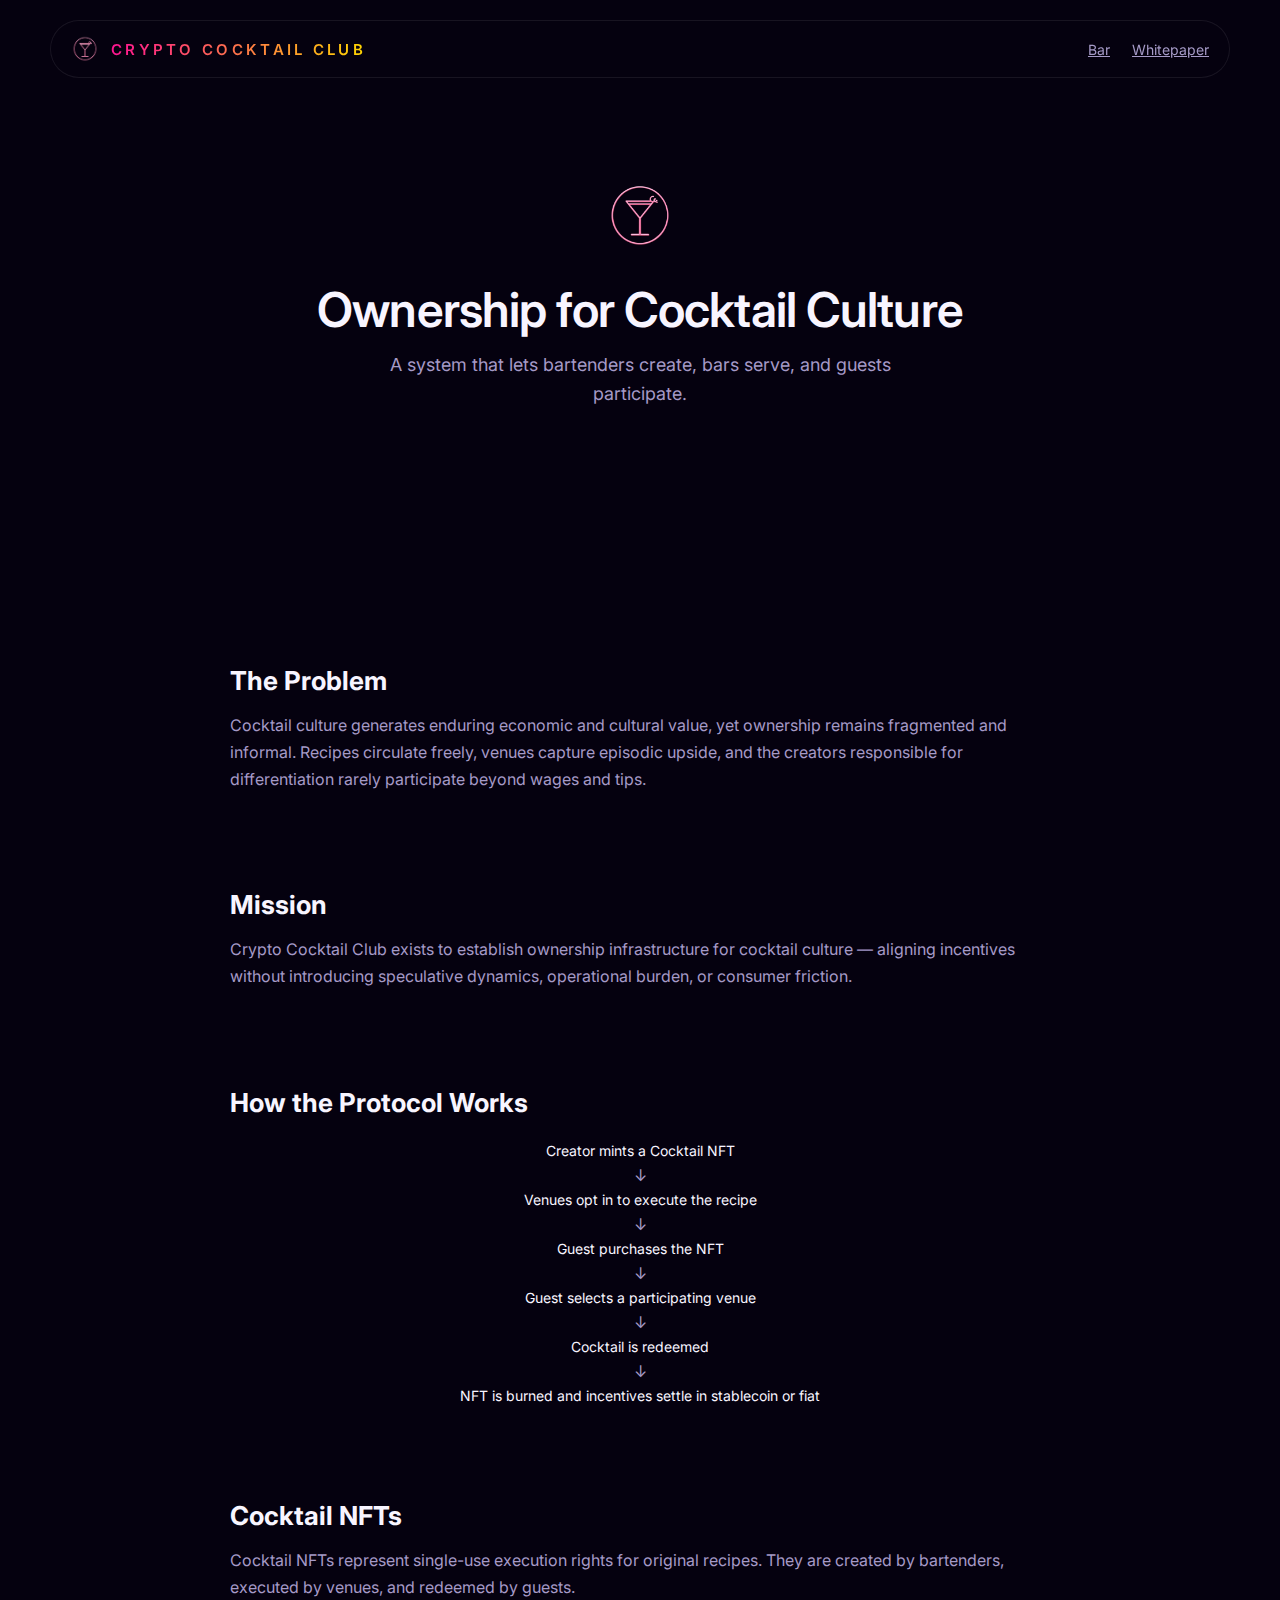
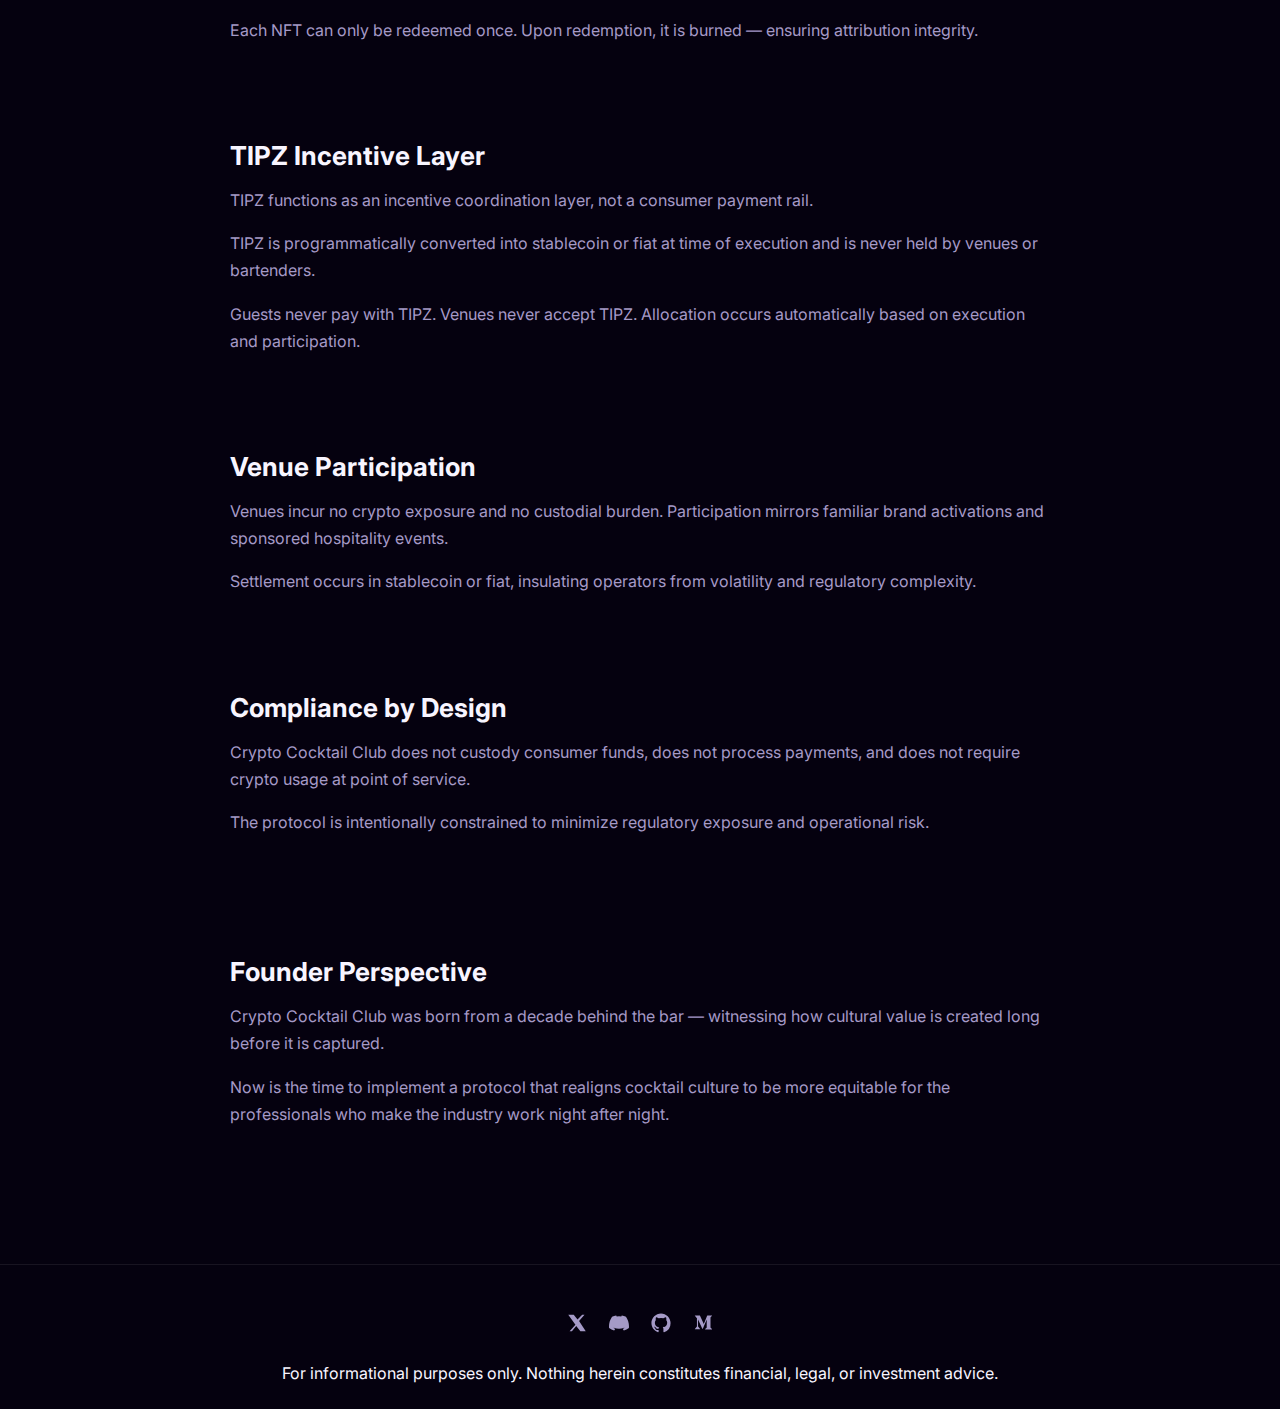
<file: index.html>
<!DOCTYPE html>
<html lang="en">
<head>
  <meta charset="UTF-8" />
  <meta name="viewport" content="width=device-width, initial-scale=1.0" />

  <title>Crypto Cocktail Club — Litepaper</title>
  <meta name="description" content="Crypto Cocktail Club Litepaper. Ownership infrastructure for cocktail culture." />

  <!-- SEO / Social -->
  <meta property="og:title" content="Crypto Cocktail Club — Litepaper" />
  <meta property="og:description" content="Ownership infrastructure for cocktail culture." />
  <meta property="og:type" content="website" />
  <meta property="og:image" content="/assets/icons/ccc-og.png" />

  <!-- Favicons -->
  <link rel="icon" href="/assets/icons/favicon-32.png" sizes="32x32" />
  <link rel="icon" href="/assets/icons/favicon-16.png" sizes="16x16" />
  <link rel="apple-touch-icon" href="/assets/icons/apple-touch-icon.png" />

  <!-- Fonts -->
  <link rel="preconnect" href="https://fonts.googleapis.com" />
  <link rel="preconnect" href="https://fonts.gstatic.com" crossorigin />
  <link
    href="https://fonts.googleapis.com/css2?family=Inter:wght@300;400;500;600&display=swap"
    rel="stylesheet"
  />

  <!-- Canonical CCC Styles -->
  <link rel="stylesheet" href="/styles.css" />
</head>

<body data-doc="litepaper">

<!-- FLOATING HEADER -->
<header class="top-nav" id="topNav">
  <div class="brand">
    <img
      src="/assets/icons/ccc-logo.png"
      class="ccc-logo"
      alt="Crypto Cocktail Club"
    />
    <span class="brand-title">Crypto Cocktail Club</span>
  </div>

  <nav class="nav-right">
    <a
      href="https://cryptococktail.club"
      class="nav-link"
      target="_blank"
      rel="noopener noreferrer"
    >
      Bar
    </a>

    <a href="/whitepaper" class="nav-link">
      Whitepaper
    </a>
  </nav>
</header>

<!-- HERO -->
<section class="hero">
  <div class="hero-inner">
    <img
      src="/assets/icons/ccc-logo.png"
      alt="Crypto Cocktail Club"
      class="hero-logo"
    />

    <h1 class="hero-title">Ownership for Cocktail Culture</h1>

    <p class="hero-subtitle">
      A system that lets bartenders create, bars serve, and guests participate.
    </p>
  </div>
</section>

<!-- MAIN CONTENT -->
<main class="content">

  <!-- PROBLEM -->
  <section class="section">
    <h2 class="section-title">The Problem</h2>
    <p>
      Cocktail culture generates enduring economic and cultural value,
      yet ownership remains fragmented and informal.
      Recipes circulate freely, venues capture episodic upside,
      and the creators responsible for differentiation
      rarely participate beyond wages and tips.
    </p>
  </section>

  <!-- MISSION -->
  <section class="section">
    <h2 class="section-title">Mission</h2>
    <p>
      Crypto Cocktail Club exists to establish ownership infrastructure
      for cocktail culture — aligning incentives without introducing
      speculative dynamics, operational burden, or consumer friction.
    </p>
  </section>

  <!-- PROTOCOL FLOW -->
<section class="section">
  <h2 class="section-title">How the Protocol Works</h2>

  <div class="protocol-flow">
    <div class="flow-step">Creator mints a Cocktail NFT</div>
    <div class="flow-arrow">↓</div>

    <div class="flow-step">Venues opt in to execute the recipe</div>
    <div class="flow-arrow">↓</div>

    <div class="flow-step">Guest purchases the NFT</div>
    <div class="flow-arrow">↓</div>

    <div class="flow-step">Guest selects a participating venue</div>
    <div class="flow-arrow">↓</div>

    <div class="flow-step">Cocktail is redeemed</div>
    <div class="flow-arrow">↓</div>

    <div class="flow-step">
      NFT is burned and incentives settle in stablecoin or fiat
    </div>
  </div>
</section>

  <!-- COCKTAIL NFTs -->
  <section class="section">
    <h2 class="section-title">Cocktail NFTs</h2>
    <p>
      Cocktail NFTs represent single-use execution rights for original recipes.
      They are created by bartenders, executed by venues,
      and redeemed by guests.
    </p>
    <p>
      Each NFT can only be redeemed once.
      Upon redemption, it is burned — ensuring attribution integrity.
    </p>
  </section>

  <!-- TIPZ -->
 <section class="section">
  <h2 class="section-title">TIPZ Incentive Layer</h2>

  <p>
    TIPZ functions as an incentive coordination layer,
    not a consumer payment rail.
  </p>

  <p>
    TIPZ is programmatically converted into stablecoin or fiat
    at time of execution and is never held by venues or bartenders.
  </p>

  <p>
    Guests never pay with TIPZ.
    Venues never accept TIPZ.
    Allocation occurs automatically based on execution and participation.
  </p>
</section>

  <!-- VENUE MODEL -->
  <section class="section">
    <h2 class="section-title">Venue Participation</h2>
    <p>
      Venues incur no crypto exposure and no custodial burden.
      Participation mirrors familiar brand activations
      and sponsored hospitality events.
    </p>
    <p>
      Settlement occurs in stablecoin or fiat,
      insulating operators from volatility and regulatory complexity.
    </p>
  </section>

  <!-- COMPLIANCE -->
  <section class="section">
    <h2 class="section-title">Compliance by Design</h2>
    <p>
      Crypto Cocktail Club does not custody consumer funds,
      does not process payments,
      and does not require crypto usage at point of service.
    </p>
    <p>
      The protocol is intentionally constrained
      to minimize regulatory exposure and operational risk.
    </p>
  </section>

  <!-- FOUNDER NOTE -->
  <section class="section founder-note">
    <h2 class="section-title">Founder Perspective</h2>
    <p>
      Crypto Cocktail Club was born from a decade behind the bar —
      witnessing how cultural value is created long before it is captured.
    </p>
    <p>
      Now is the time to implement a protocol that realigns cocktail culture
      to be more equitable for the professionals
      who make the industry work night after night.
    </p>
  </section>

</main>

<footer class="site-footer">

  <!-- SOCIAL ICONS -->
  <div class="footer-icons">

    <!-- X -->
    <a
      href="https://x.com/Cocktail2Crypto"
      class="footer-icon-link"
      target="_blank"
      rel="noopener"
      aria-label="Crypto Cocktail Club on X"
    >
      <svg viewBox="0 0 24 24" aria-hidden="true">
        <path d="M18.244 2H21l-6.524 7.455L22.5 22h-6.438l-4.98-6.49L5.89 22H3.13l6.98-7.975L1.5 2h6.602l4.503 5.854L18.244 2z"/>
      </svg>
    </a>

    <!-- Discord -->
    <a
      href="https://discord.gg/9z4rzPkgU9"
      class="footer-icon-link"
      target="_blank"
      rel="noopener"
      aria-label="Crypto Cocktail Club on Discord"
    >
      <svg viewBox="0 0 24 24" aria-hidden="true">
        <path d="M20.317 4.369a19.791 19.791 0 0 0-4.885-1.515.074.074 0 0 0-.078.037c-.211.375-.444.864-.608 1.249a18.364 18.364 0 0 0-5.487 0 12.36 12.36 0 0 0-.617-1.249.077.077 0 0 0-.078-.037 19.736 19.736 0 0 0-4.885 1.515.07.07 0 0 0-.032.027C.533 9.046-.32 13.58.099 18.057a.082.082 0 0 0 .031.056 19.9 19.9 0 0 0 5.993 3.029.078.078 0 0 0 .084-.027c.462-.63.873-1.295 1.226-1.994a.076.076 0 0 0-.041-.105 13.107 13.107 0 0 1-1.872-.892.077.077 0 0 1-.008-.127c.126-.094.252-.192.371-.291a.074.074 0 0 1 .077-.01c3.927 1.793 8.18 1.793 12.061 0a.073.073 0 0 1 .078.01c.12.099.246.197.372.291a.077.077 0 0 1-.006.127 12.299 12.299 0 0 1-1.873.892.076.076 0 0 0-.04.105c.36.699.77 1.364 1.225 1.994a.076.076 0 0 0 .084.028 19.876 19.876 0 0 0 6.002-3.029.077.077 0 0 0 .032-.056c.5-5.177-.838-9.673-3.548-13.661a.061.061 0 0 0-.031-.027z"/>
      </svg>
    </a>

    <!-- GitHub -->
    <a
      href="https://github.com/cryptococktailclub"
      class="footer-icon-link"
      target="_blank"
      rel="noopener"
      aria-label="Crypto Cocktail Club on GitHub"
    >
      <svg viewBox="0 0 24 24" aria-hidden="true">
        <path d="M12 .5C5.73.5.5 5.74.5 12.02c0 5.11 3.29 9.45 7.86 10.98.57.11.78-.25.78-.55v-2.04c-3.2.7-3.88-1.55-3.88-1.55-.52-1.32-1.28-1.67-1.28-1.67-1.04-.71.08-.7.08-.7 1.15.08 1.76 1.19 1.76 1.19 1.03 1.76 2.7 1.25 3.36.96.1-.75.4-1.25.72-1.54-2.55-.29-5.24-1.28-5.24-5.7 0-1.26.45-2.29 1.18-3.09-.12-.29-.51-1.46.11-3.05 0 0 .97-.31 3.18 1.18a11.1 11.1 0 0 1 5.8 0c2.2-1.49 3.18-1.18 3.18-1.18.62 1.59.23 2.76.11 3.05.74.8 1.18 1.83 1.18 3.09 0 4.43-2.7 5.4-5.27 5.68.41.36.78 1.08.78 2.18v3.23c0 .31.2.67.79.55A11.53 11.53 0 0 0 23.5 12.02C23.5 5.74 18.27.5 12 .5z"/>
      </svg>
    </a>

    <!-- Medium -->
    <a
      href="https://medium.com/@cryptococktailclub"
      class="footer-icon-link"
      target="_blank"
      rel="noopener"
      aria-label="Crypto Cocktail Club on Medium"
    >
      <svg viewBox="0 0 24 24" aria-hidden="true">
        <path d="M4.37 6.14a.5.5 0 0 0-.18-.42L2.24 3.4V3h6.05l4.68 10.26L17.08 3h5.76v.4l-1.67 1.6a.48.48 0 0 0-.18.46v11.76a.48.48 0 0 0 .18.46l1.63 1.6v.4h-8.2v-.4l1.69-1.64c.17-.17.17-.22.17-.46V7.67L11.8 18.96h-.63L6.06 7.67v7.98a1.1 1.1 0 0 0 .3.91l2.2 2.66v.4H2.24v-.4l2.2-2.66a1.07 1.07 0 0 0 .28-.91V6.14z"/>
      </svg>
    </a>

  </div>

  <!-- DISCLAIMER -->
  <div class="ccc-footer-disclaimer">
    <p>
      For informational purposes only. Nothing herein constitutes financial,
      legal, or investment advice.
    </p>
  </div>
  
</footer>


<script src="/script.js"></script>

</body>
</html>
</file>
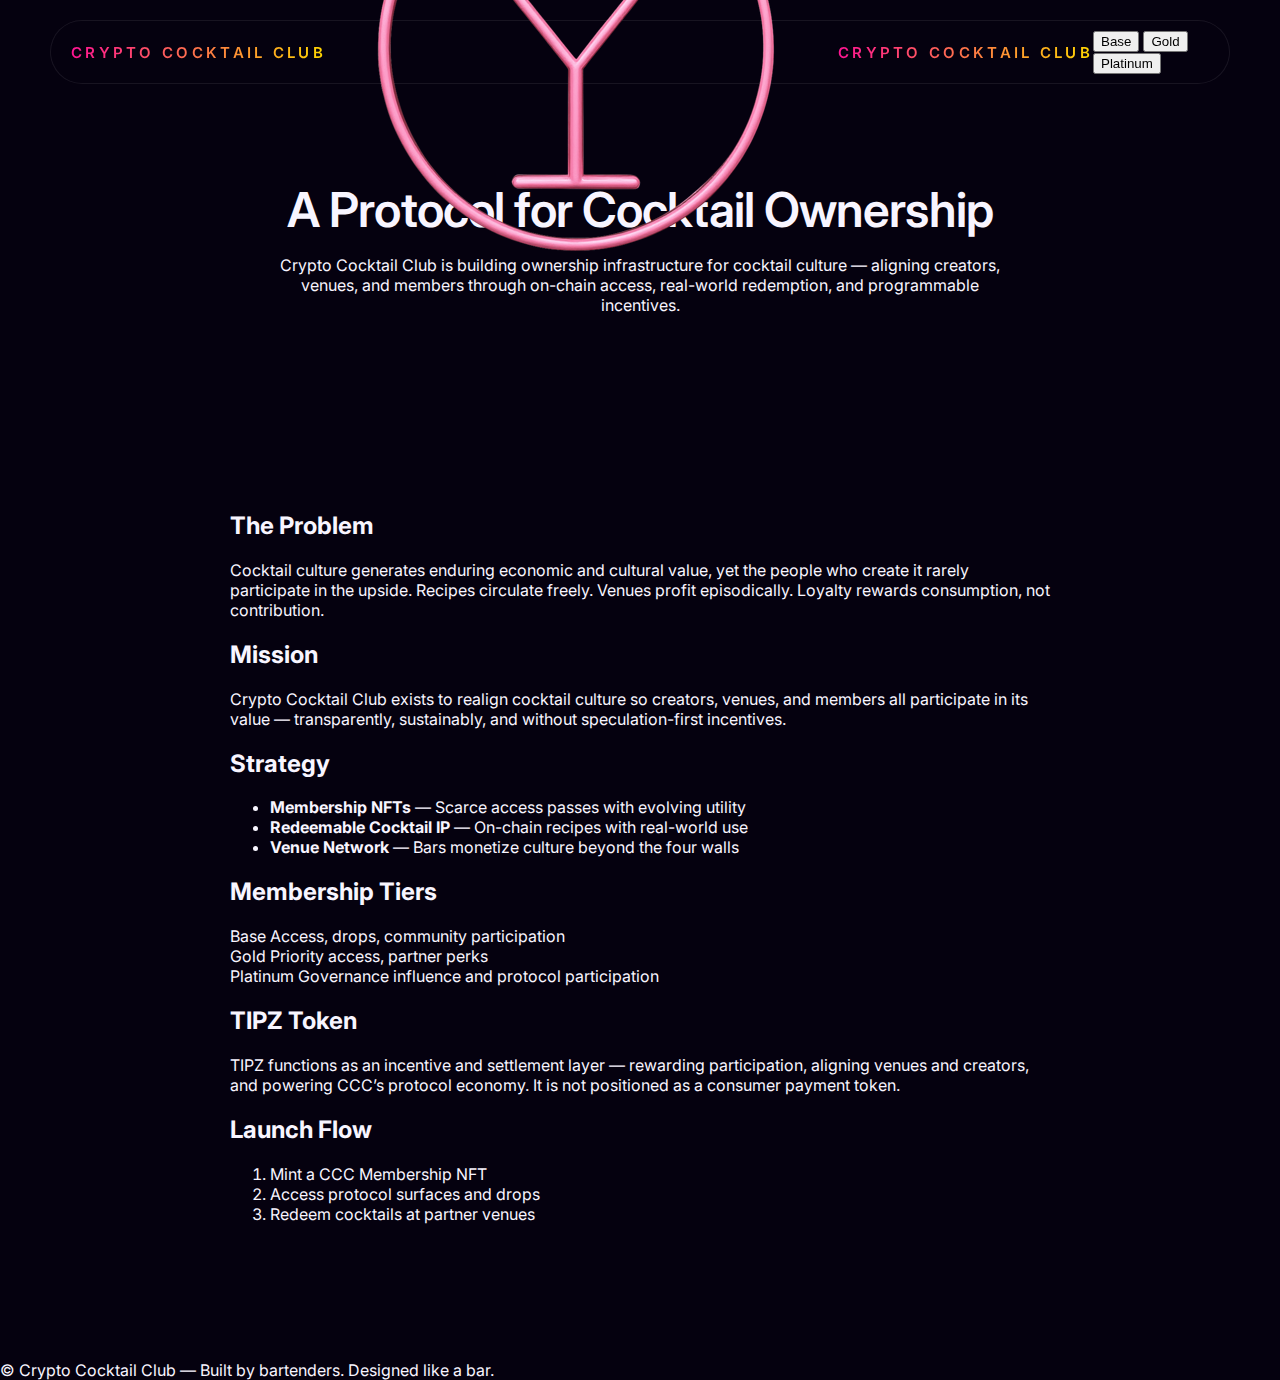
<file: ccc-litepaper/index.html>
<!DOCTYPE html>
<html lang="en">
<head>
  <meta charset="UTF-8" />
  <meta name="viewport" content="width=device-width, initial-scale=1.0" />
  <title>Crypto Cocktail Club — Litepaper</title>

  <link rel="stylesheet" href="/styles.css" />

  <!-- Font -->
  <link rel="preconnect" href="https://fonts.googleapis.com">
  <link rel="preconnect" href="https://fonts.gstatic.com" crossorigin>
  <link href="https://fonts.googleapis.com/css2?family=Inter:wght@300;400;500;600&display=swap" rel="stylesheet">
</head>

<body class="theme-base">

  <!-- MODE TOGGLE -->
  <header class="top-nav">
    <div class="brand">
      <span class="brand-title">Crypto Cocktail Club</span>
    </div>
<div class="brand">
  <img src="/assets/ccc-logo.png" alt="Crypto Cocktail Club" class="brand-logo" />
  <span class="brand-title">Crypto Cocktail Club</span>
</div>

    <div class="mode-toggle">
      <button data-theme="base" class="mode-btn active">Base</button>
      <button data-theme="gold" class="mode-btn">Gold</button>
      <button data-theme="platinum" class="mode-btn">Platinum</button>
    </div>
  </header>

  <!-- HERO -->
  <section class="hero">
    <div class="hero-inner">
      <h1 class="hero-title">A Protocol for Cocktail Ownership</h1>
      <p class="hero-lede">
        Crypto Cocktail Club is building ownership infrastructure for cocktail culture —
        aligning creators, venues, and members through on-chain access, real-world redemption,
        and programmable incentives.
      </p>
    </div>
  </section>

  <!-- CONTENT -->
  <main class="content">

    <section class="block">
      <h2>The Problem</h2>
      <p>
        Cocktail culture generates enduring economic and cultural value, yet the people
        who create it rarely participate in the upside. Recipes circulate freely.
        Venues profit episodically. Loyalty rewards consumption, not contribution.
      </p>
    </section>

    <section class="block">
      <h2>Mission</h2>
      <p>
        Crypto Cocktail Club exists to realign cocktail culture so creators, venues,
        and members all participate in its value — transparently, sustainably,
        and without speculation-first incentives.
      </p>
    </section>

    <section class="block">
      <h2>Strategy</h2>
      <ul class="principles">
        <li><strong>Membership NFTs</strong> — Scarce access passes with evolving utility</li>
        <li><strong>Redeemable Cocktail IP</strong> — On-chain recipes with real-world use</li>
        <li><strong>Venue Network</strong> — Bars monetize culture beyond the four walls</li>
      </ul>
    </section>

    <section class="block">
      <h2>Membership Tiers</h2>
      <div class="tiers">
        <div class="tier">
          <span class="tier-name">Base</span>
          <span class="tier-desc">Access, drops, community participation</span>
        </div>
        <div class="tier">
          <span class="tier-name">Gold</span>
          <span class="tier-desc">Priority access, partner perks</span>
        </div>
        <div class="tier">
          <span class="tier-name">Platinum</span>
          <span class="tier-desc">Governance influence and protocol participation</span>
        </div>
      </div>
    </section>

    <section class="block">
      <h2>TIPZ Token</h2>
      <p>
        TIPZ functions as an incentive and settlement layer —
        rewarding participation, aligning venues and creators,
        and powering CCC’s protocol economy.
        It is not positioned as a consumer payment token.
      </p>
    </section>

    <section class="block">
      <h2>Launch Flow</h2>
      <ol class="flow">
        <li>Mint a CCC Membership NFT</li>
        <li>Access protocol surfaces and drops</li>
        <li>Redeem cocktails at partner venues</li>
      </ol>
    </section>

  </main>

  <footer class="footer">
    © Crypto Cocktail Club — Built by bartenders. Designed like a bar.
  </footer>

  <script src="/script.js"></script>
</body>
</html>
</file>
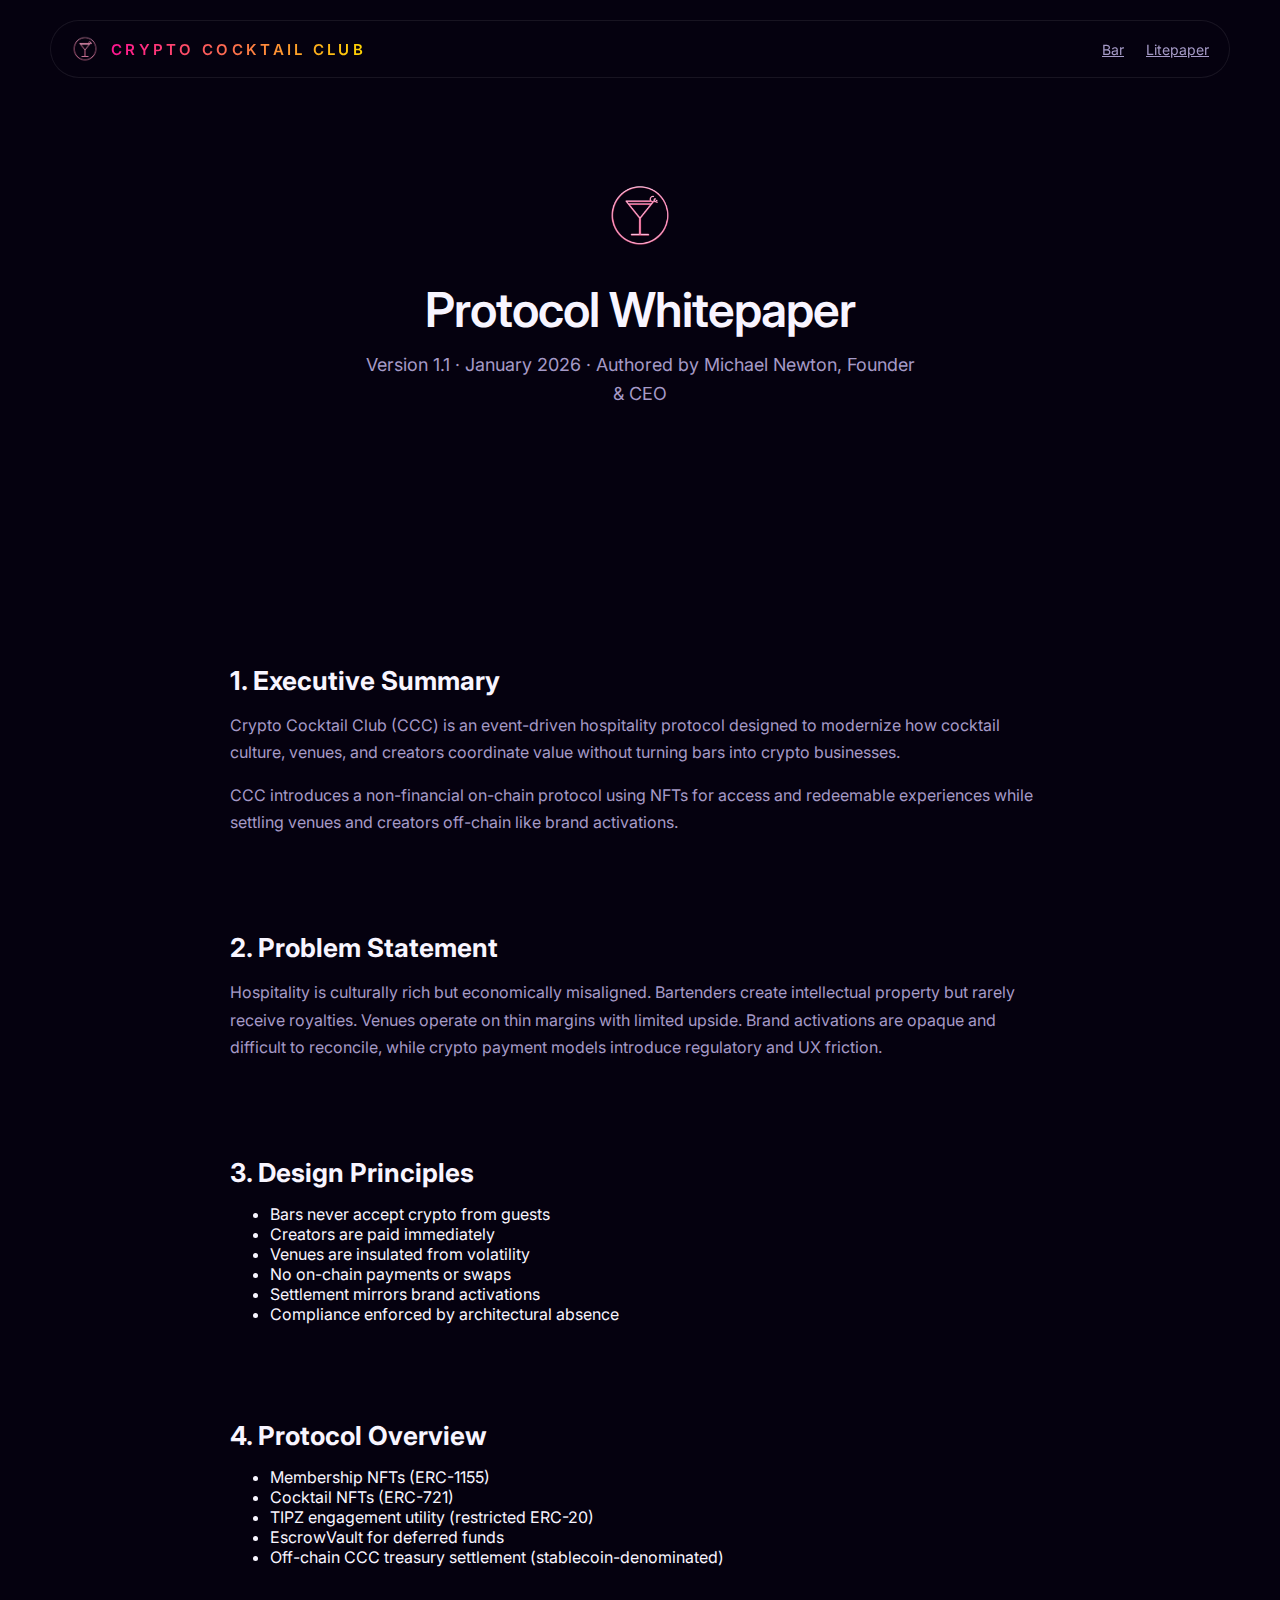
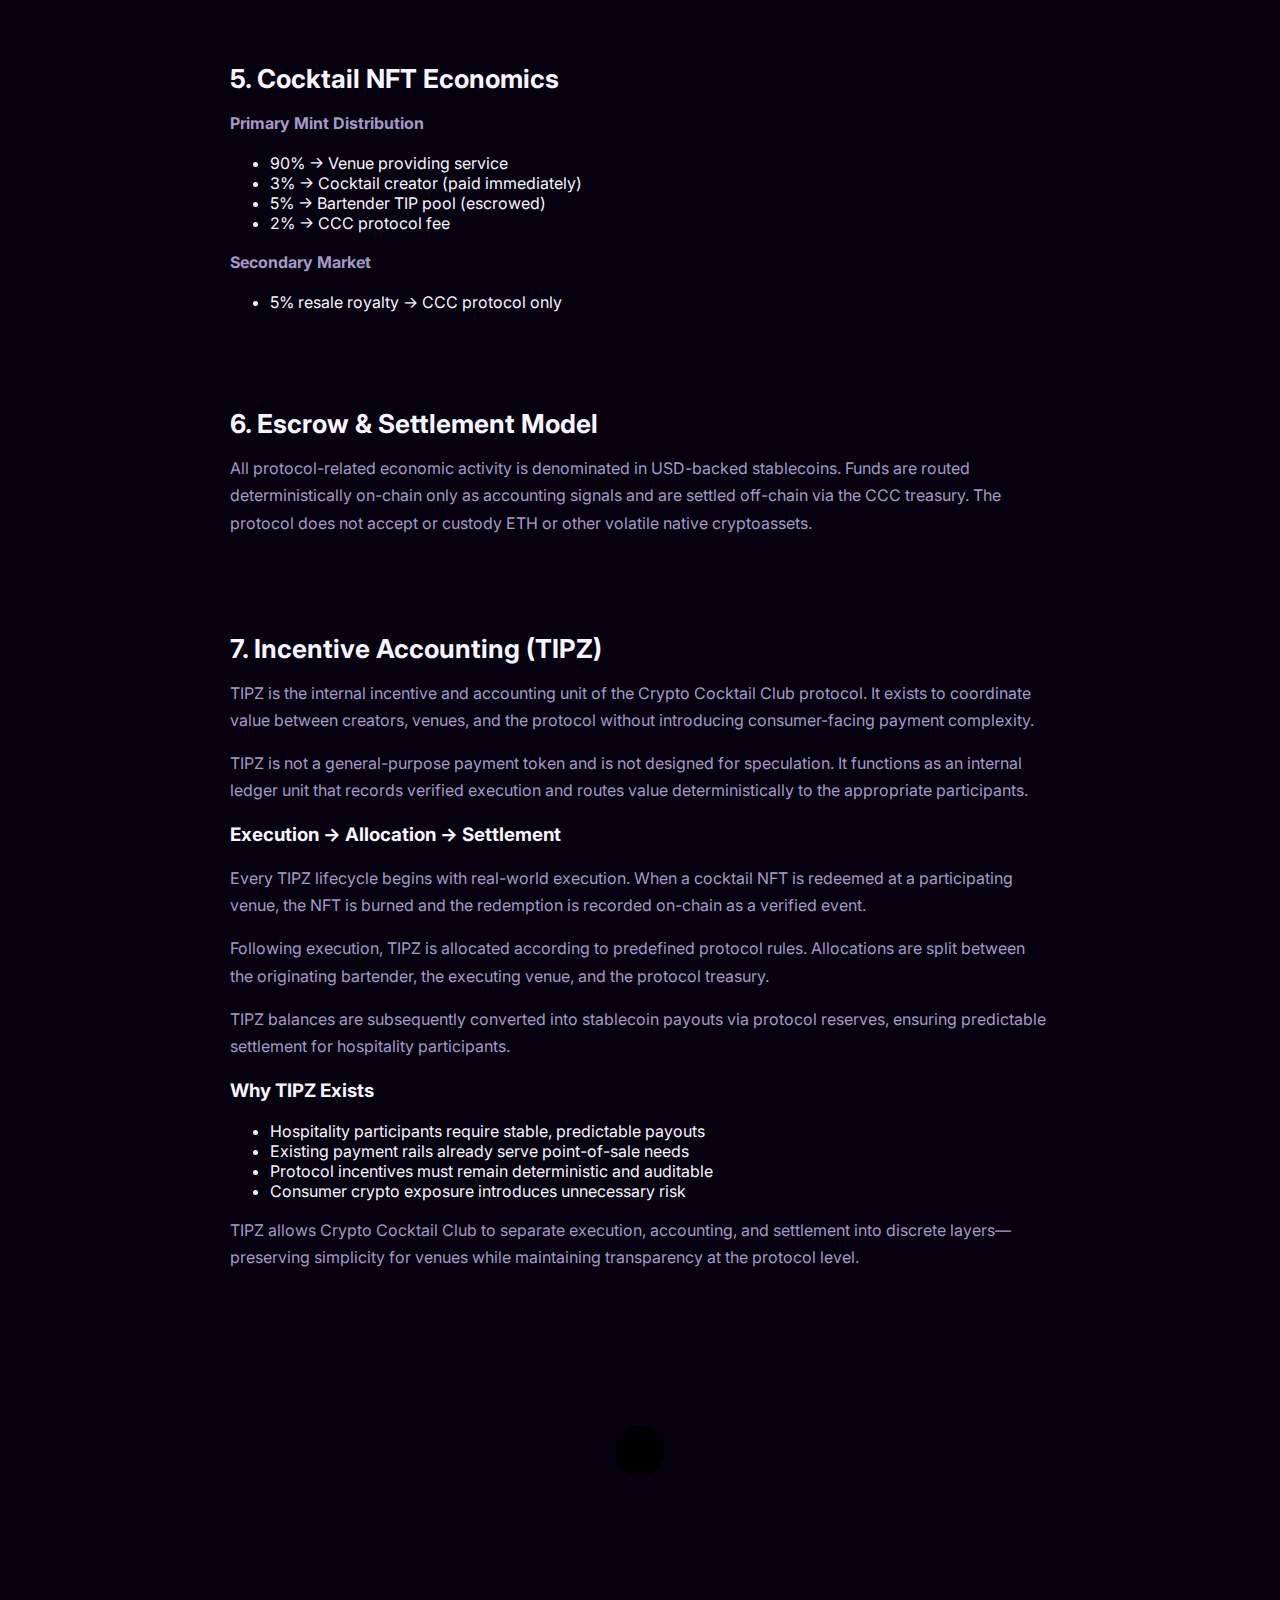
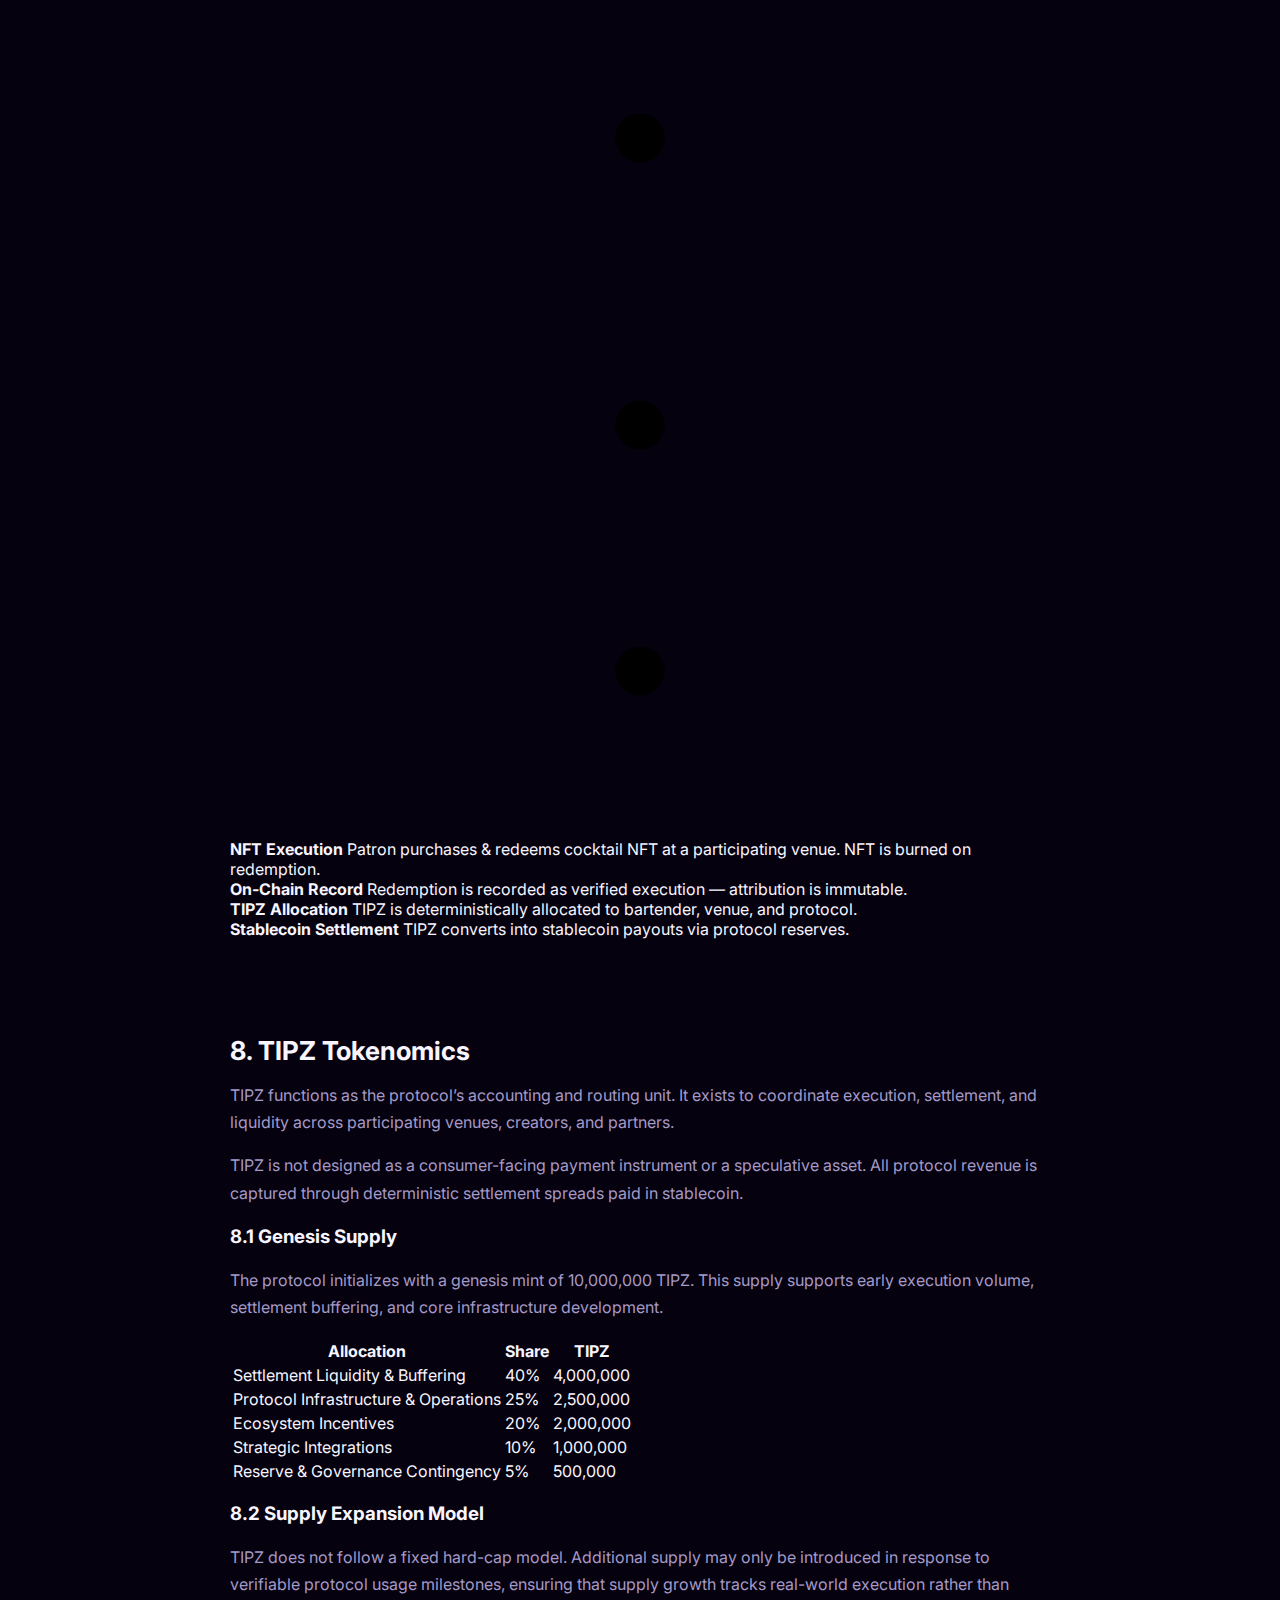
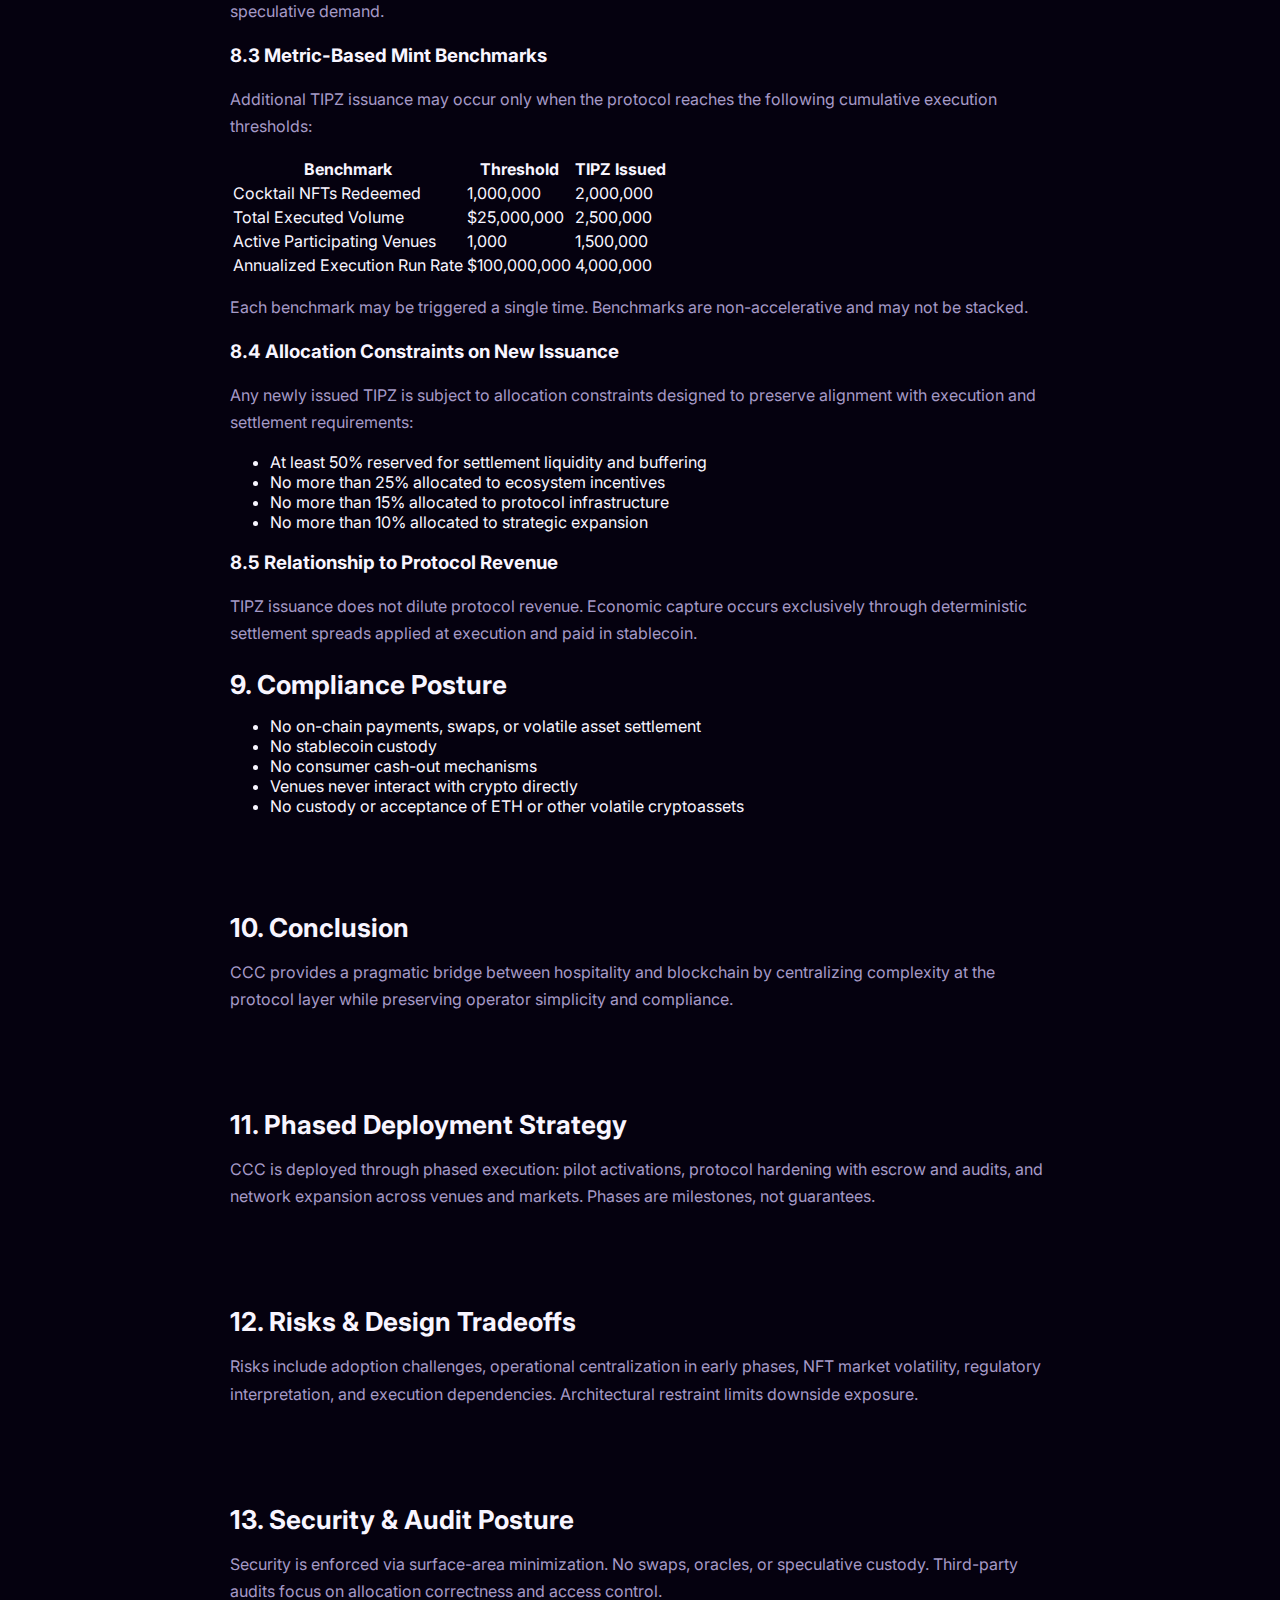
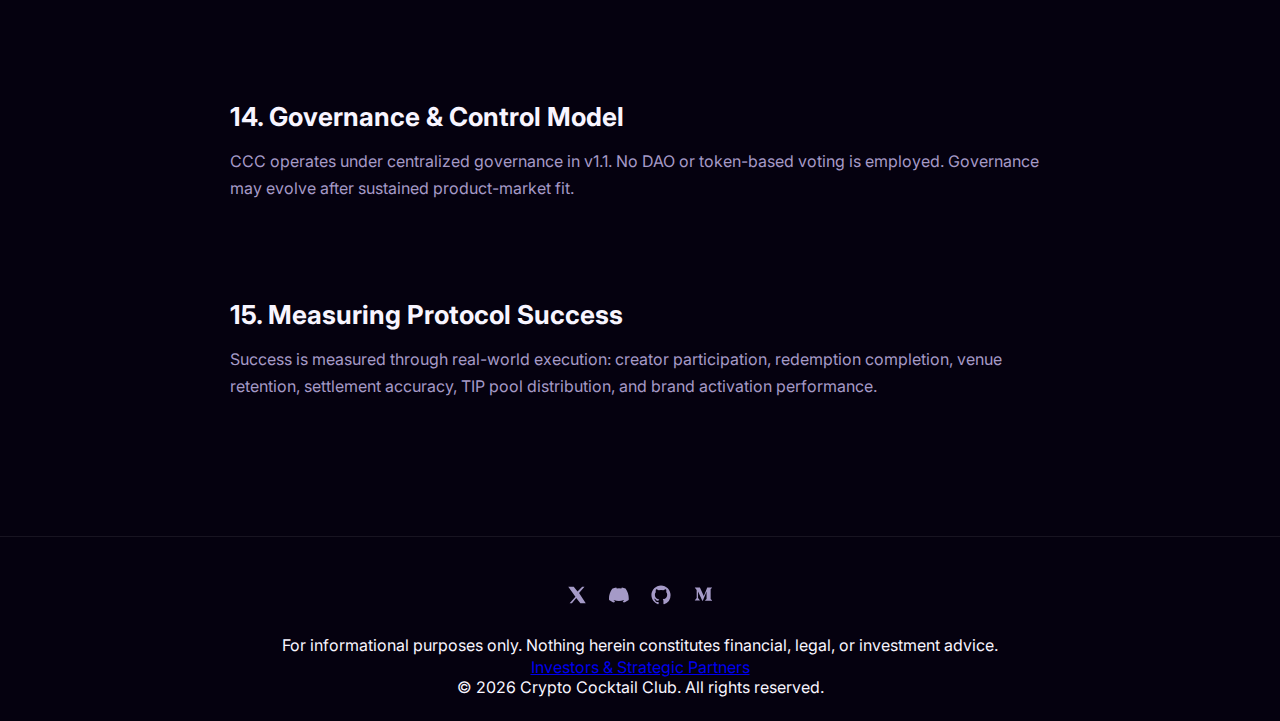
<file: whitepaper/index.html>
<!DOCTYPE html>
<html lang="en">
<head>
  <meta charset="UTF-8" />
  <meta name="viewport" content="width=device-width, initial-scale=1.0" />

  <title>Crypto Cocktail Club — Protocol Whitepaper</title>
  <meta name="description" content="Crypto Cocktail Club Protocol Whitepaper v1.1. Ownership infrastructure for cocktail culture." />

  <!-- SEO -->
  <meta property="og:title" content="Crypto Cocktail Club — Protocol Whitepaper" />
  <meta property="og:description" content="A non-financial hospitality protocol for cocktail culture." />
  <meta property="og:type" content="website" />
  <meta property="og:image" content="/assets/icons/ccc-og.png" />

  <!-- Favicons -->
  <link rel="icon" href="/assets/icons/favicon-32.png" sizes="32x32">
  <link rel="icon" href="/assets/icons/favicon-16.png" sizes="16x16">
  <link rel="apple-touch-icon" href="/assets/icons/apple-touch-icon.png">

  <!-- Fonts -->
  <link rel="preconnect" href="https://fonts.googleapis.com">
  <link rel="preconnect" href="https://fonts.gstatic.com" crossorigin>
  <link href="https://fonts.googleapis.com/css2?family=Inter:wght@300;400;500;600&display=swap" rel="stylesheet">

  <!-- Canonical CCC Styles -->
  <link rel="stylesheet" href="/styles.css" />
</head>

<body data-doc="litepaper">


<!-- =========================
     FLOATING HEADER
     ========================= -->
<header class="top-nav" id="topNav">
  <div class="brand">
    <img src="/assets/ccc-logo.png" class="ccc-logo" alt="Crypto Cocktail Club" />
    <span class="brand-title">Crypto Cocktail Club</span>
  </div>

<nav class="nav-right">
  <a
    href="https://cryptococktail.club"
    class="nav-link"
    target="_blank"
    rel="noopener noreferrer"
  >
    Bar
  </a>

  <a href="/" class="nav-link">
    Litepaper
  </a>
</nav>

</header>

<!-- =========================
     HERO
     ========================= -->
<section class="hero">
  <div class="hero-inner">
    <img src="/assets/ccc-logo.png" alt="Crypto Cocktail Club" class="hero-logo" />
    <h1 class="hero-title">Protocol Whitepaper</h1>
    <p class="hero-subtitle">
      Version 1.1 · January 2026 · Authored by Michael Newton, Founder & CEO
    </p>
  </div>
</section>

<!-- =========================
     CONTENT
     ========================= -->
<main class="content">

<section class="section">
  <h2 class="section-title">1. Executive Summary</h2>
  <p>
    Crypto Cocktail Club (CCC) is an event-driven hospitality protocol designed to modernize how cocktail
    culture, venues, and creators coordinate value without turning bars into crypto businesses.
  </p>
  <p>
    CCC introduces a non-financial on-chain protocol using NFTs for access and redeemable experiences
    while settling venues and creators off-chain like brand activations.
  </p>
</section>

<section class="section">
  <h2 class="section-title">2. Problem Statement</h2>
  <p>
    Hospitality is culturally rich but economically misaligned. Bartenders create intellectual property but
    rarely receive royalties. Venues operate on thin margins with limited upside. Brand activations are
    opaque and difficult to reconcile, while crypto payment models introduce regulatory and UX friction.
  </p>
</section>

<section class="section">
  <h2 class="section-title">3. Design Principles</h2>
  <ul>
    <li>Bars never accept crypto from guests</li>
    <li>Creators are paid immediately</li>
    <li>Venues are insulated from volatility</li>
    <li>No on-chain payments or swaps</li>
    <li>Settlement mirrors brand activations</li>
    <li>Compliance enforced by architectural absence</li>
  </ul>
</section>

<section class="section">
  <h2 class="section-title">4. Protocol Overview</h2>
  <ul>
    <li>Membership NFTs (ERC-1155)</li>
    <li>Cocktail NFTs (ERC-721)</li>
    <li>TIPZ engagement utility (restricted ERC-20)</li>
    <li>EscrowVault for deferred funds</li>
   <li>Off-chain CCC treasury settlement (stablecoin-denominated)</li>
  </ul>
</section>

<section class="section">
  <h2 class="section-title">5. Cocktail NFT Economics</h2>
  <p><strong>Primary Mint Distribution</strong></p>
  <ul>
    <li>90% → Venue providing service</li>
    <li>3% → Cocktail creator (paid immediately)</li>
    <li>5% → Bartender TIP pool (escrowed)</li>
    <li>2% → CCC protocol fee</li>
  </ul>
  <p><strong>Secondary Market</strong></p>
  <ul>
    <li>5% resale royalty → CCC protocol only</li>
  </ul>
</section>

<section class="section">
  <h2 class="section-title">6. Escrow & Settlement Model</h2>
  <p>
    All protocol-related economic activity is denominated in USD-backed stablecoins. Funds are routed
    deterministically on-chain only as accounting signals and are settled off-chain via the CCC treasury.
    The protocol does not accept or custody ETH or other volatile native cryptoassets.
  </p>
</section>

<section class="section">

  <h2 class="section-title">7. Incentive Accounting (TIPZ)</h2>

  <p>
    TIPZ is the internal incentive and accounting unit of the Crypto Cocktail Club protocol.
    It exists to coordinate value between creators, venues, and the protocol without introducing
    consumer-facing payment complexity.
  </p>

  <p>
    TIPZ is not a general-purpose payment token and is not designed for speculation.
    It functions as an internal ledger unit that records verified execution and routes value
    deterministically to the appropriate participants.
  </p>

  <h3 class="section-subtitle">Execution → Allocation → Settlement</h3>

  <p>
    Every TIPZ lifecycle begins with real-world execution.
    When a cocktail NFT is redeemed at a participating venue, the NFT is burned and the
    redemption is recorded on-chain as a verified event.
  </p>
 <p>
    Following execution, TIPZ is allocated according to predefined protocol rules.
    Allocations are split between the originating bartender, the executing venue,
    and the protocol treasury.
  </p>

  <p>
    TIPZ balances are subsequently converted into stablecoin payouts via protocol reserves,
    ensuring predictable settlement for hospitality participants.
  </p>
  
  <h3 class="section-subtitle">Why TIPZ Exists</h3>

  <ul class="bullet-list">
    <li>Hospitality participants require stable, predictable payouts</li>
    <li>Existing payment rails already serve point-of-sale needs</li>
    <li>Protocol incentives must remain deterministic and auditable</li>
    <li>Consumer crypto exposure introduces unnecessary risk</li>
  </ul>

  <p>
    TIPZ allows Crypto Cocktail Club to separate execution, accounting, and settlement
    into discrete layers—preserving simplicity for venues while maintaining transparency
    at the protocol level.
  </p>

  <!-- Composite Diagram -->
  <div class="figure">
  <div class="composite-diagram">

  <svg
    viewBox="0 0 100 140"
    preserveAspectRatio="xMidYMid meet"
    aria-hidden="true"
  >

    <!-- Vertical spine -->
    <line x1="50" y1="10" x2="50" y2="130" class="flow-line" />

    <!-- Nodes -->
    <circle cx="50" cy="20" r="3" class="flow-node" />
    <circle cx="50" cy="55" r="3" class="flow-node" />
    <circle cx="50" cy="90" r="3" class="flow-node" />
    <circle cx="50" cy="120" r="3" class="flow-node" />

    <!-- Horizontal connectors -->
    <line x1="50" y1="20" x2="82" y2="20" class="flow-line faint" />
    <line x1="18" y1="55" x2="50" y2="55" class="flow-line faint" />
    <line x1="50" y1="90" x2="82" y2="90" class="flow-line faint" />
    <line x1="18" y1="120" x2="50" y2="120" class="flow-line faint" />

  </svg>

  <div class="diagram-labels">

    <div class="label right" style="top: 0%">
      <strong>NFT Execution</strong>
      <span>Patron purchases & redeems cocktail NFT at a participating venue. NFT is burned on redemption.</span>
    </div>

    <div class="label left" style="top: 27%">
      <strong>On-Chain Record</strong>
      <span>Redemption is recorded as verified execution — attribution is immutable.</span>
    </div>

    <div class="label right" style="top: 55%">
      <strong>TIPZ Allocation</strong>
      <span>TIPZ is deterministically allocated to bartender, venue, and protocol.</span>
    </div>

    <div class="label left" style="top: 77%">
      <strong>Stablecoin Settlement</strong>
      <span>TIPZ converts into stablecoin payouts via protocol reserves.</span>
    </div>

  </div>

</div>

  </div>

</section>
<section id="tipz-tokenomics" class="section">

  <h2 class="section-title">8. TIPZ Tokenomics</h2>

  <p>
    TIPZ functions as the protocol’s accounting and routing unit. It exists to
    coordinate execution, settlement, and liquidity across participating venues,
    creators, and partners.
  </p>

  <p>
    TIPZ is not designed as a consumer-facing payment instrument or a speculative
    asset. All protocol revenue is captured through deterministic settlement
    spreads paid in stablecoin.
  </p>

  <h3>8.1 Genesis Supply</h3>

  <p>
    The protocol initializes with a genesis mint of 10,000,000 TIPZ. This supply
    supports early execution volume, settlement buffering, and core infrastructure
    development.
  </p>

  <table>
    <thead>
      <tr>
        <th>Allocation</th>
        <th>Share</th>
        <th>TIPZ</th>
      </tr>
    </thead>
    <tbody>
      <tr>
        <td>Settlement Liquidity & Buffering</td>
        <td>40%</td>
        <td>4,000,000</td>
      </tr>
      <tr>
        <td>Protocol Infrastructure & Operations</td>
        <td>25%</td>
        <td>2,500,000</td>
      </tr>
      <tr>
        <td>Ecosystem Incentives</td>
        <td>20%</td>
        <td>2,000,000</td>
      </tr>
      <tr>
        <td>Strategic Integrations</td>
        <td>10%</td>
        <td>1,000,000</td>
      </tr>
      <tr>
        <td>Reserve & Governance Contingency</td>
        <td>5%</td>
        <td>500,000</td>
      </tr>
    </tbody>
  </table>

  <h3>8.2 Supply Expansion Model</h3>

  <p>
    TIPZ does not follow a fixed hard-cap model. Additional supply may only be
    introduced in response to verifiable protocol usage milestones, ensuring that
    supply growth tracks real-world execution rather than speculative demand.
  </p>

  <h3>8.3 Metric-Based Mint Benchmarks</h3>

  <p>
    Additional TIPZ issuance may occur only when the protocol reaches the following
    cumulative execution thresholds:
  </p>

  <table>
    <thead>
      <tr>
        <th>Benchmark</th>
        <th>Threshold</th>
        <th>TIPZ Issued</th>
      </tr>
    </thead>
    <tbody>
      <tr>
        <td>Cocktail NFTs Redeemed</td>
        <td>1,000,000</td>
        <td>2,000,000</td>
      </tr>
      <tr>
        <td>Total Executed Volume</td>
        <td>$25,000,000</td>
        <td>2,500,000</td>
      </tr>
      <tr>
        <td>Active Participating Venues</td>
        <td>1,000</td>
        <td>1,500,000</td>
      </tr>
      <tr>
        <td>Annualized Execution Run Rate</td>
        <td>$100,000,000</td>
        <td>4,000,000</td>
      </tr>
    </tbody>
  </table>

  <p class="section-note">
    Each benchmark may be triggered a single time. Benchmarks are non-accelerative
    and may not be stacked.
  </p>

  <h3>8.4 Allocation Constraints on New Issuance</h3>

  <p>
    Any newly issued TIPZ is subject to allocation constraints designed to preserve
    alignment with execution and settlement requirements:
  </p>

  <ul>
    <li>At least 50% reserved for settlement liquidity and buffering</li>
    <li>No more than 25% allocated to ecosystem incentives</li>
    <li>No more than 15% allocated to protocol infrastructure</li>
    <li>No more than 10% allocated to strategic expansion</li>
  </ul>

  <h3>8.5 Relationship to Protocol Revenue</h3>

  <p>
    TIPZ issuance does not dilute protocol revenue. Economic capture occurs
    exclusively through deterministic settlement spreads applied at execution and
    paid in stablecoin.
  </p>

</section>


  <h2 class="section-title">9. Compliance Posture</h2>
  <ul>
    <li>No on-chain payments, swaps, or volatile asset settlement</li>
    <li>No stablecoin custody</li>
    <li>No consumer cash-out mechanisms</li>
    <li>Venues never interact with crypto directly</li>
    <li>No custody or acceptance of ETH or other volatile cryptoassets</li>

  </ul>
</section>

<section class="section">
  <h2 class="section-title">10. Conclusion</h2>
  <p>
    CCC provides a pragmatic bridge between hospitality and blockchain by centralizing complexity at the
    protocol layer while preserving operator simplicity and compliance.
  </p>
</section>

<section class="section">
  <h2 class="section-title">11. Phased Deployment Strategy</h2>
  <p>
    CCC is deployed through phased execution: pilot activations, protocol hardening with escrow and audits,
    and network expansion across venues and markets. Phases are milestones, not guarantees.
  </p>
</section>

<section class="section">
  <h2 class="section-title">12. Risks & Design Tradeoffs</h2>
  <p>
    Risks include adoption challenges, operational centralization in early phases, NFT market volatility,
    regulatory interpretation, and execution dependencies. Architectural restraint limits downside exposure.
  </p>
</section>

<section class="section">
  <h2 class="section-title">13. Security & Audit Posture</h2>
  <p>
    Security is enforced via surface-area minimization. No swaps, oracles, or speculative custody.
    Third-party audits focus on allocation correctness and access control.
  </p>
</section>

<section class="section">
  <h2 class="section-title">14. Governance & Control Model</h2>
  <p>
    CCC operates under centralized governance in v1.1. No DAO or token-based voting is employed.
    Governance may evolve after sustained product-market fit.
  </p>
</section>

<section class="section">
  <h2 class="section-title">15. Measuring Protocol Success</h2>
  <p>
    Success is measured through real-world execution: creator participation, redemption completion,
    venue retention, settlement accuracy, TIP pool distribution, and brand activation performance.
  </p>
</section>

</main>

<!-- =========================
     FOOTER
     ========================= -->
<footer class="site-footer">

  <!-- SOCIAL ICONS -->
  <div class="footer-icons">

    <!-- X -->
    <a href="https://x.com/Cocktail2Crypto" class="footer-icon-link" target="_blank" aria-label="CCC on X">
      <svg viewBox="0 0 24 24"><path d="M18.244 2H21l-6.524 7.455L22.5 22h-6.438l-4.98-6.49L5.89 22H3.13l6.98-7.975L1.5 2h6.602l4.503 5.854L18.244 2z"/></svg>
    </a>

    <!-- Discord -->
    <a href="https://discord.gg/9z4rzPkgU9" class="footer-icon-link" target="_blank" aria-label="CCC on Discord">
      <svg viewBox="0 0 24 24"><path d="M20.317 4.369a19.791 19.791 0 0 0-4.885-1.515c-.211.375-.444.864-.608 1.249a18.364 18.364 0 0 0-5.487 0c-.164-.385-.397-.874-.617-1.249a19.736 19.736 0 0 0-4.885 1.515C.533 9.046-.32 13.58.099 18.057c1.992 1.48 4.149 2.573 6.002 3.029.462-.63.873-1.295 1.226-1.994a13.107 13.107 0 0 1-1.872-.892l.371-.291c3.927 1.793 8.18 1.793 12.061 0l.372.291a12.299 12.299 0 0 1-1.873.892c.36.699.77 1.364 1.225 1.994 1.853-.456 4.01-1.549 6.002-3.029.5-5.177-.838-9.673-3.548-13.661z"/></svg>
    </a>

    <!-- GitHub -->
    <a href="https://github.com/cryptococktailclub" class="footer-icon-link" target="_blank" aria-label="CCC on GitHub">
      <svg viewBox="0 0 24 24"><path d="M12 .5C5.73.5.5 5.74.5 12.02c0 5.11 3.29 9.45 7.86 10.98.57.11.78-.25.78-.55v-2.04c-3.2.7-3.88-1.55-3.88-1.55-.52-1.32-1.28-1.67-1.28-1.67-1.04-.71.08-.7.08-.7 1.15.08 1.76 1.19 1.76 1.19 1.03 1.76 2.7 1.25 3.36.96.1-.75.4-1.25.72-1.54-2.55-.29-5.24-1.28-5.24-5.7 0-1.26.45-2.29 1.18-3.09-.12-.29-.51-1.46.11-3.05 0 0 .97-.31 3.18 1.18a11.1 11.1 0 0 1 5.8 0c2.2-1.49 3.18-1.18 3.18-1.18.62 1.59.23 2.76.11 3.05.74.8 1.18 1.83 1.18 3.09 0 4.43-2.7 5.4-5.27 5.68.41.36.78 1.08.78 2.18v3.23c0 .31.2.67.79.55A11.53 11.53 0 0 0 23.5 12.02C23.5 5.74 18.27.5 12 .5z"/></svg>
    </a>

    <!-- Medium -->
    <a href="https://medium.com/@cryptococktailclub" class="footer-icon-link" target="_blank" aria-label="CCC on Medium">
      <svg viewBox="0 0 24 24"><path d="M4.37 6.14L2.24 3.4V3h6.05l4.68 10.26L17.08 3h5.76v.4l-1.67 1.6v11.76l1.63 1.6v.4h-8.2v-.4l1.69-1.64V7.67L11.8 18.96h-.63L6.06 7.67v7.98l2.2 2.66v.4H2.24v-.4l2.2-2.66z"/></svg>
    </a>

  </div>

  <div class="ccc-footer-disclaimer">
    <p>For informational purposes only. Nothing herein constitutes financial, legal, or investment advice.</p>
  </div>

 <div class="footer-investors">
  <a
    href="/investors/"
    class="footer-investor-pill"
    aria-label="Crypto Cocktail Club Investors and Strategic Partners"
  >
    Investors & Strategic Partners
  </a>
</div>
<div class="footer-copyright">
  © 2026 Crypto Cocktail Club. All rights reserved.
</div>

</footer>


<script src="/script.js"></script>


</body>
</html>
</file>
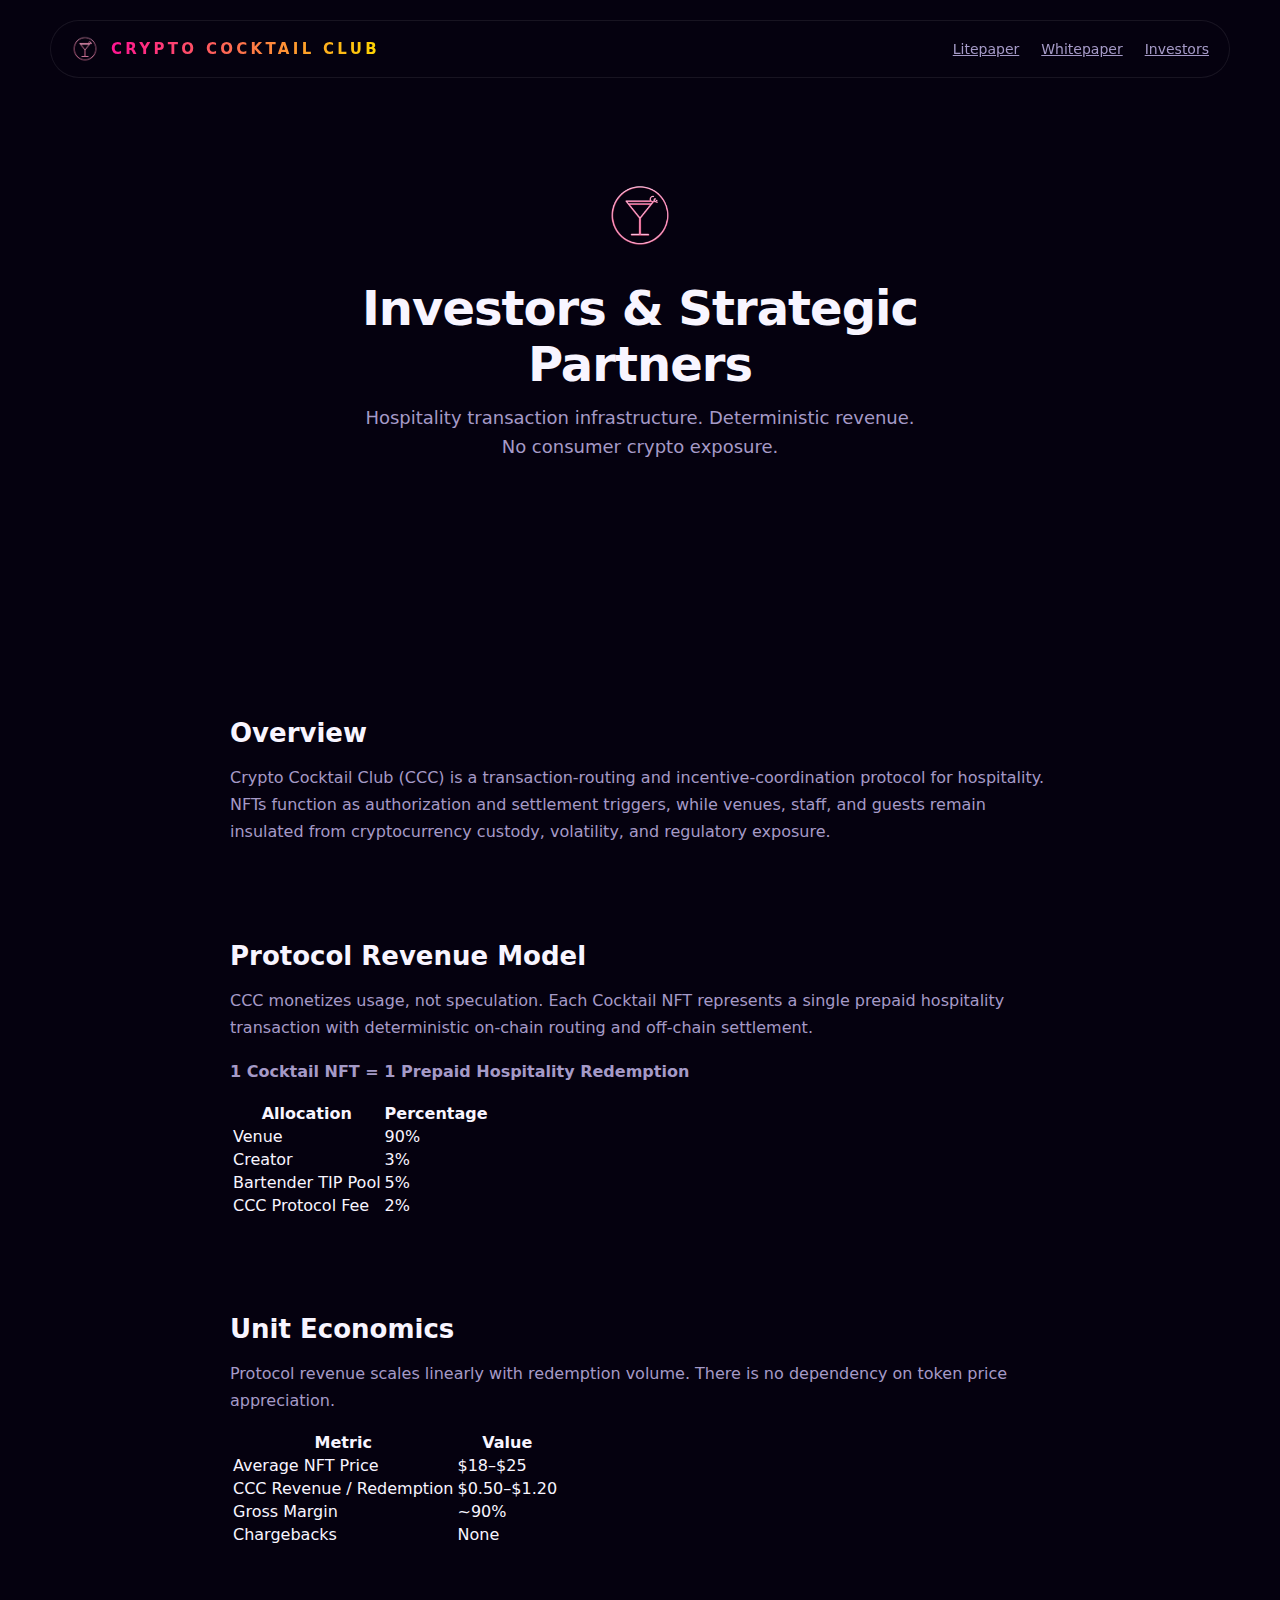
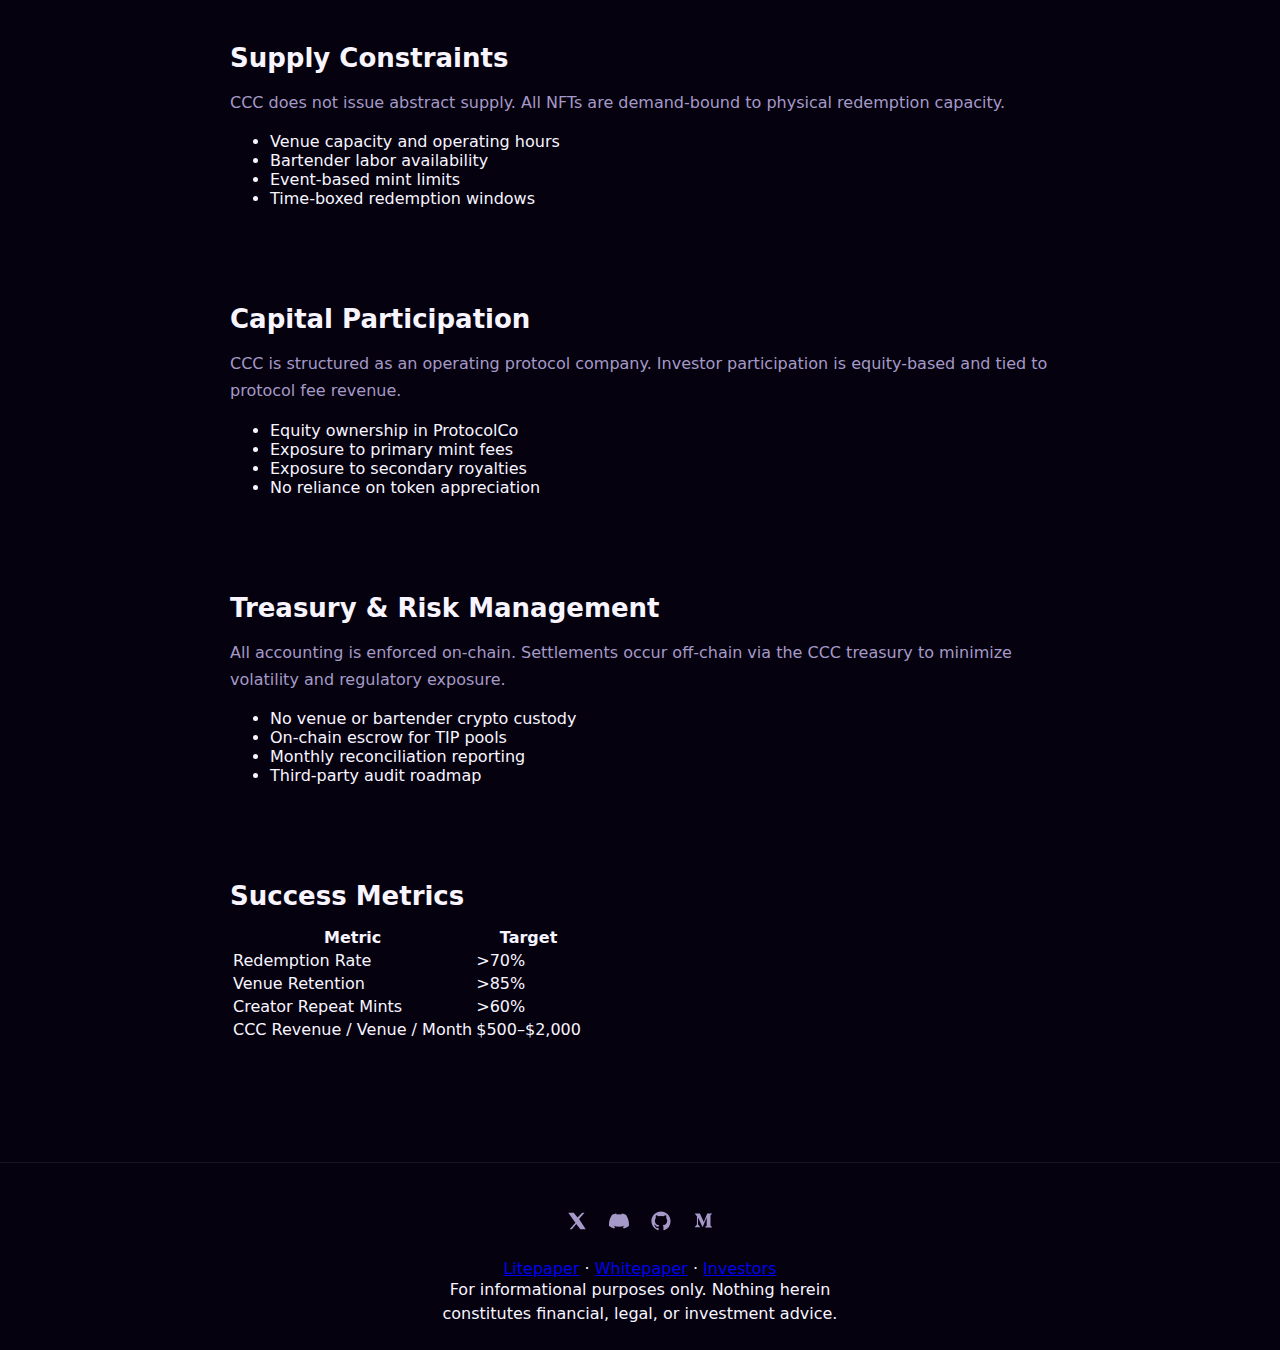
<file: investors.html>
<!DOCTYPE html>
<html lang="en">
<head>
  <meta charset="UTF-8" />
  <meta name="viewport" content="width=device-width, initial-scale=1.0" />

  <title>Crypto Cocktail Club — Investors & Strategic Partners</title>
  <meta
    name="description"
    content="Crypto Cocktail Club is hospitality transaction infrastructure. Deterministic revenue, incentive coordination, and compliance-first deployment."
  />

  <!-- Open Graph -->
  <meta property="og:title" content="Crypto Cocktail Club — Investors" />
  <meta
    property="og:description"
    content="Programmable hospitality transactions. Deterministic revenue. No consumer crypto exposure."
  />
  <meta property="og:image" content="/assets/icons/ccc-og.png" />

  <!-- Favicons -->
  <link rel="icon" href="/assets/icons/favicon-32.png" sizes="32x32" />
  <link rel="icon" href="/assets/icons/favicon-16.png" sizes="16x16" />
  <link rel="apple-touch-icon" href="/assets/icons/apple-touch-icon.png" />
  <link rel="shortcut icon" href="/assets/icons/favicon.ico" />

  <!-- Styles -->
  <link rel="stylesheet" href="/styles.css" />
</head>

<body data-doc="investors">

  <!-- FLOATING HEADER -->
<header class="top-nav" id="floatingHeader">
  <div class="brand">
    <img
      src="/assets/icons/ccc-logo.png"
      alt="Crypto Cocktail Club"
      class="ccc-logo"
    />
    <span class="brand-title">Crypto Cocktail Club</span>
  </div>

 <nav class="nav-right">
  <a href="/" class="nav-link">Litepaper</a>
  <a href="/whitepaper/" class="nav-link">Whitepaper</a>
  <a href="/investors.html" class="nav-link">Investors</a>
</nav>

</header>

  <!-- HERO (UNIFIED ACROSS ALL PAPERS) -->
  <section class="hero">
    <div class="hero-inner">
      <img
        src="/assets/icons/ccc-logo.png"
        alt="Crypto Cocktail Club"
        class="hero-logo"
      />
      <h1 class="hero-title">Investors & Strategic Partners</h1>
      <p class="hero-subtitle">
        Hospitality transaction infrastructure. Deterministic revenue.
        No consumer crypto exposure.
      </p>
    </div>
  </section>

  <!-- MAIN CONTENT -->
  <main class="content">

    <!-- OVERVIEW -->
    <section class="section">
      <h2 class="section-title">Overview</h2>
      <p>
        Crypto Cocktail Club (CCC) is a transaction-routing and incentive-coordination
        protocol for hospitality. NFTs function as authorization and settlement
        triggers, while venues, staff, and guests remain insulated from cryptocurrency
        custody, volatility, and regulatory exposure.
      </p>
    </section>

    <!-- REVENUE MODEL -->
    <section class="section">
      <h2 class="section-title">Protocol Revenue Model</h2>
      <p>
        CCC monetizes usage, not speculation. Each Cocktail NFT represents a single
        prepaid hospitality transaction with deterministic on-chain routing and
        off-chain settlement.
      </p>

      <p><strong>1 Cocktail NFT = 1 Prepaid Hospitality Redemption</strong></p>

      <table>
        <thead>
          <tr>
            <th>Allocation</th>
            <th>Percentage</th>
          </tr>
        </thead>
        <tbody>
          <tr><td>Venue</td><td>90%</td></tr>
          <tr><td>Creator</td><td>3%</td></tr>
          <tr><td>Bartender TIP Pool</td><td>5%</td></tr>
          <tr><td>CCC Protocol Fee</td><td>2%</td></tr>
        </tbody>
      </table>
    </section>

    <!-- UNIT ECONOMICS -->
    <section class="section">
      <h2 class="section-title">Unit Economics</h2>
      <p>
        Protocol revenue scales linearly with redemption volume. There is no
        dependency on token price appreciation.
      </p>

      <table>
        <thead>
          <tr>
            <th>Metric</th>
            <th>Value</th>
          </tr>
        </thead>
        <tbody>
          <tr><td>Average NFT Price</td><td>$18–$25</td></tr>
          <tr><td>CCC Revenue / Redemption</td><td>$0.50–$1.20</td></tr>
          <tr><td>Gross Margin</td><td>~90%</td></tr>
          <tr><td>Chargebacks</td><td>None</td></tr>
        </tbody>
      </table>
    </section>

    <!-- SUPPLY -->
    <section class="section">
      <h2 class="section-title">Supply Constraints</h2>
      <p>
        CCC does not issue abstract supply. All NFTs are demand-bound to physical
        redemption capacity.
      </p>

      <ul>
        <li>Venue capacity and operating hours</li>
        <li>Bartender labor availability</li>
        <li>Event-based mint limits</li>
        <li>Time-boxed redemption windows</li>
      </ul>
    </section>

    <!-- CAPITAL -->
    <section class="section">
      <h2 class="section-title">Capital Participation</h2>
      <p>
        CCC is structured as an operating protocol company. Investor participation
        is equity-based and tied to protocol fee revenue.
      </p>

      <ul>
        <li>Equity ownership in ProtocolCo</li>
        <li>Exposure to primary mint fees</li>
        <li>Exposure to secondary royalties</li>
        <li>No reliance on token appreciation</li>
      </ul>
    </section>

    <!-- TREASURY -->
    <section class="section">
      <h2 class="section-title">Treasury & Risk Management</h2>
      <p>
        All accounting is enforced on-chain. Settlements occur off-chain via the
        CCC treasury to minimize volatility and regulatory exposure.
      </p>

      <ul>
        <li>No venue or bartender crypto custody</li>
        <li>On-chain escrow for TIP pools</li>
        <li>Monthly reconciliation reporting</li>
        <li>Third-party audit roadmap</li>
      </ul>
    </section>

    <!-- KPIS -->
    <section class="section">
      <h2 class="section-title">Success Metrics</h2>

      <table>
        <thead>
          <tr>
            <th>Metric</th>
            <th>Target</th>
          </tr>
        </thead>
        <tbody>
          <tr><td>Redemption Rate</td><td>&gt;70%</td></tr>
          <tr><td>Venue Retention</td><td>&gt;85%</td></tr>
          <tr><td>Creator Repeat Mints</td><td>&gt;60%</td></tr>
          <tr><td>CCC Revenue / Venue / Month</td><td>$500–$2,000</td></tr>
        </tbody>
      </table>
    </section>

  </main>

  <!-- FOOTER -->
<footer class="site-footer">

  <!-- SOCIAL ICONS -->
  <div class="footer-icons">

    <!-- X -->
    <a
      href="https://x.com/Cocktail2Crypto"
      class="footer-icon-link"
      target="_blank"
      rel="noopener"
      aria-label="Crypto Cocktail Club on X"
    >
      <svg viewBox="0 0 24 24" aria-hidden="true">
        <path d="M18.244 2H21l-6.524 7.455L22.5 22h-6.438l-4.98-6.49L5.89 22H3.13l6.98-7.975L1.5 2h6.602l4.503 5.854L18.244 2z"/>
      </svg>
    </a>

    <!-- Discord -->
    <a
      href="https://discord.gg/9z4rzPkgU9"
      class="footer-icon-link"
      target="_blank"
      rel="noopener"
      aria-label="Crypto Cocktail Club on Discord"
    >
      <svg viewBox="0 0 24 24" aria-hidden="true">
        <path d="M20.317 4.369a19.791 19.791 0 0 0-4.885-1.515.074.074 0 0 0-.078.037c-.211.375-.444.864-.608 1.249a18.364 18.364 0 0 0-5.487 0 12.36 12.36 0 0 0-.617-1.249.077.077 0 0 0-.078-.037 19.736 19.736 0 0 0-4.885 1.515.07.07 0 0 0-.032.027C.533 9.046-.32 13.58.099 18.057a.082.082 0 0 0 .031.056 19.9 19.9 0 0 0 5.993 3.029.078.078 0 0 0 .084-.027c.462-.63.873-1.295 1.226-1.994a.076.076 0 0 0-.041-.105 13.107 13.107 0 0 1-1.872-.892.077.077 0 0 1-.008-.127c.126-.094.252-.192.371-.291a.074.074 0 0 1 .077-.01c3.927 1.793 8.18 1.793 12.061 0a.073.073 0 0 1 .078.01c.12.099.246.197.372.291a.077.077 0 0 1-.006.127 12.299 12.299 0 0 1-1.873.892.076.076 0 0 0-.04.105c.36.699.77 1.364 1.225 1.994a.076.076 0 0 0 .084.028 19.876 19.876 0 0 0 6.002-3.029.077.077 0 0 0 .032-.056c.5-5.177-.838-9.673-3.548-13.661a.061.061 0 0 0-.031-.027z"/>
      </svg>
    </a>

    <!-- GitHub -->
    <a
      href="https://github.com/cryptococktailclub"
      class="footer-icon-link"
      target="_blank"
      rel="noopener"
      aria-label="Crypto Cocktail Club on GitHub"
    >
      <svg viewBox="0 0 24 24" aria-hidden="true">
        <path d="M12 .5C5.73.5.5 5.74.5 12.02c0 5.11 3.29 9.45 7.86 10.98.57.11.78-.25.78-.55v-2.04c-3.2.7-3.88-1.55-3.88-1.55-.52-1.32-1.28-1.67-1.28-1.67-1.04-.71.08-.7.08-.7 1.15.08 1.76 1.19 1.76 1.19 1.03 1.76 2.7 1.25 3.36.96.1-.75.4-1.25.72-1.54-2.55-.29-5.24-1.28-5.24-5.7 0-1.26.45-2.29 1.18-3.09-.12-.29-.51-1.46.11-3.05 0 0 .97-.31 3.18 1.18a11.1 11.1 0 0 1 5.8 0c2.2-1.49 3.18-1.18 3.18-1.18.62 1.59.23 2.76.11 3.05.74.8 1.18 1.83 1.18 3.09 0 4.43-2.7 5.4-5.27 5.68.41.36.78 1.08.78 2.18v3.23c0 .31.2.67.79.55A11.53 11.53 0 0 0 23.5 12.02C23.5 5.74 18.27.5 12 .5z"/>
      </svg>
    </a>

    <!-- Medium -->
    <a
      href="https://medium.com/@cryptococktailclub"
      class="footer-icon-link"
      target="_blank"
      rel="noopener"
      aria-label="Crypto Cocktail Club on Medium"
    >
      <svg viewBox="0 0 24 24" aria-hidden="true">
        <path d="M4.37 6.14a.5.5 0 0 0-.18-.42L2.24 3.4V3h6.05l4.68 10.26L17.08 3h5.76v.4l-1.67 1.6a.48.48 0 0 0-.18.46v11.76a.48.48 0 0 0 .18.46l1.63 1.6v.4h-8.2v-.4l1.69-1.64c.17-.17.17-.22.17-.46V7.67L11.8 18.96h-.63L6.06 7.67v7.98a1.1 1.1 0 0 0 .3.91l2.2 2.66v.4H2.24v-.4l2.2-2.66a1.07 1.07 0 0 0 .28-.91V6.14z"/>
      </svg>
    </a>

  </div>

  <!-- FOOTER LINKS -->
  <div class="footer-section">
    <a href="/litepaper/" class="footer-link">Litepaper</a>
    ·
    <a href="/whitepaper/" class="footer-link">Whitepaper</a>
    ·
    <a href="/investors/" class="footer-link investor-link">Investors</a>
  </div>

  <!-- DISCLAIMER -->
  <div class="ccc-footer-disclaimer">
    <p>
      For informational purposes only. Nothing herein constitutes financial,
      legal, or investment advice.
    </p>
  </div>

</footer>

  <script>
  const header = document.getElementById("floatingHeader");

  function toggleHeader() {
    if (window.scrollY > 80) {
      header.classList.add("header-visible");
    } else {
      header.classList.remove("header-visible");
    }
  }

  window.addEventListener("scroll", toggleHeader);
</script>

</body>
</html>
</file>
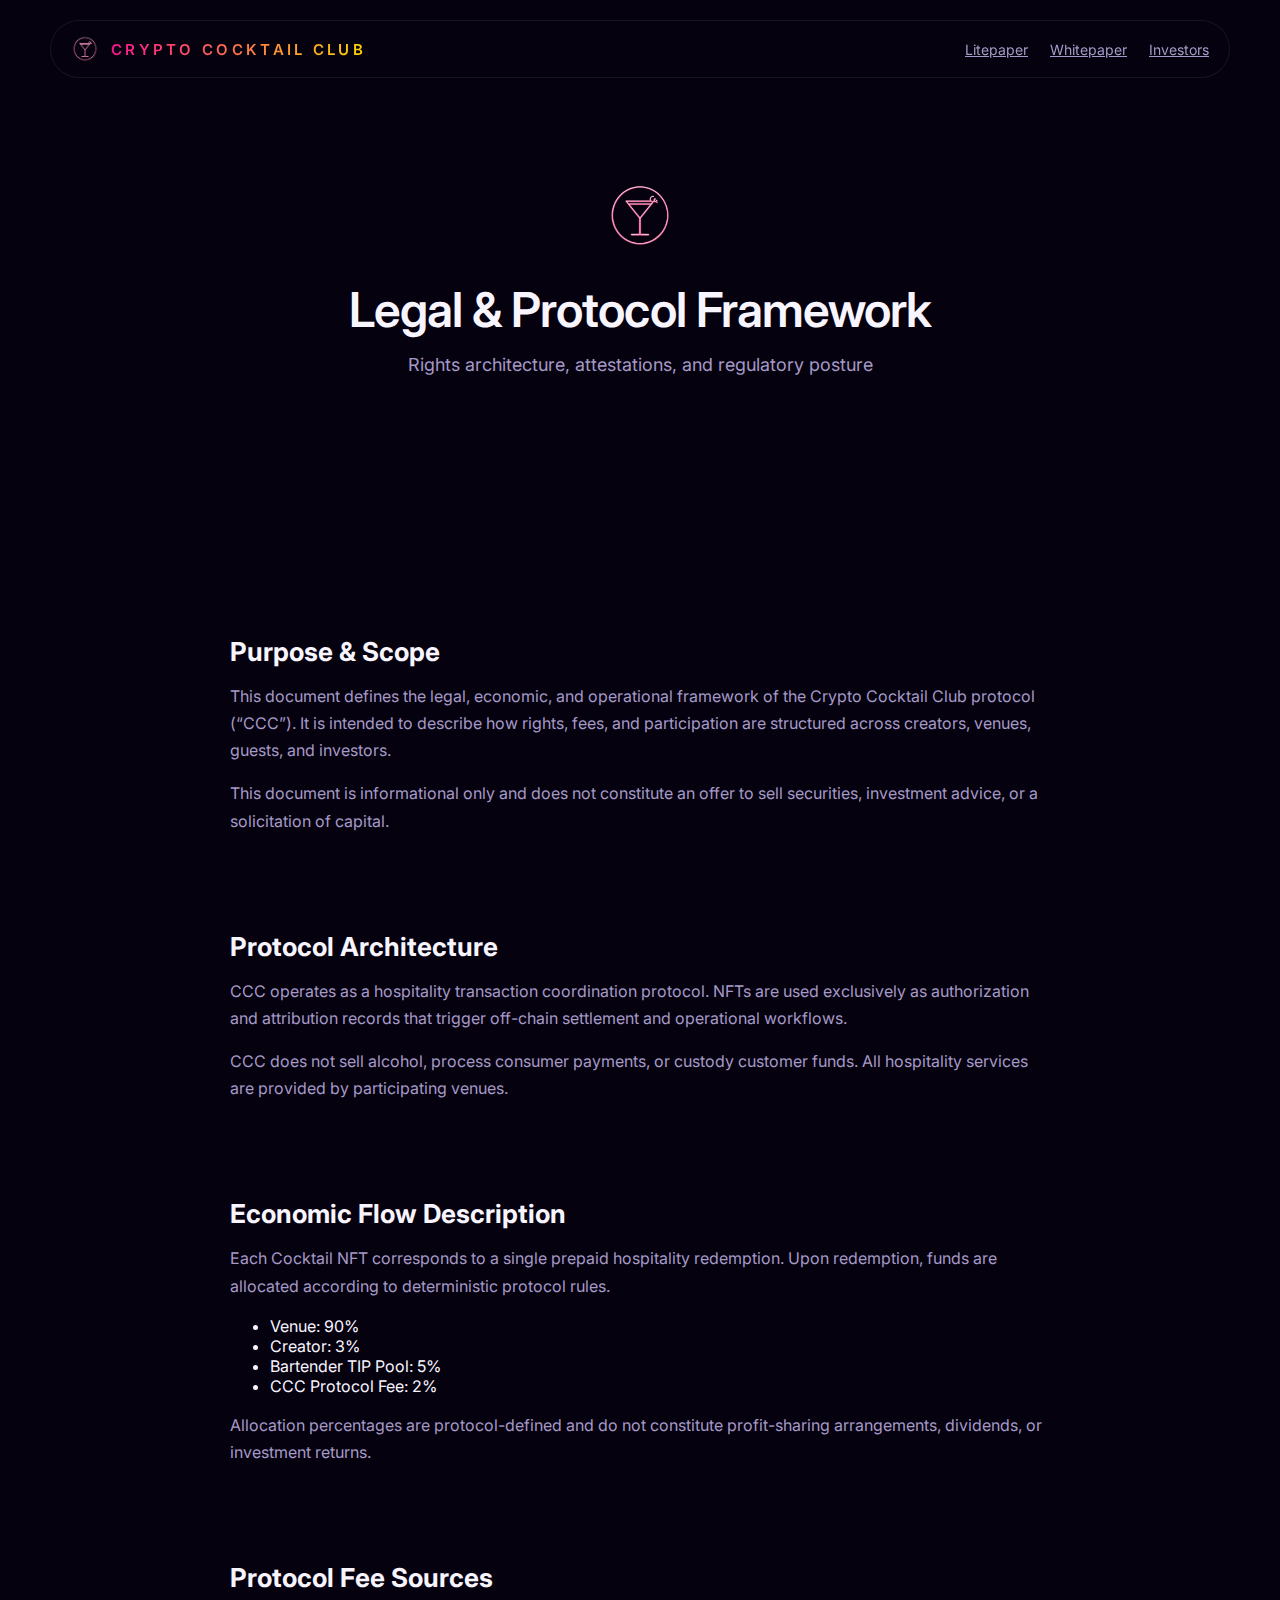
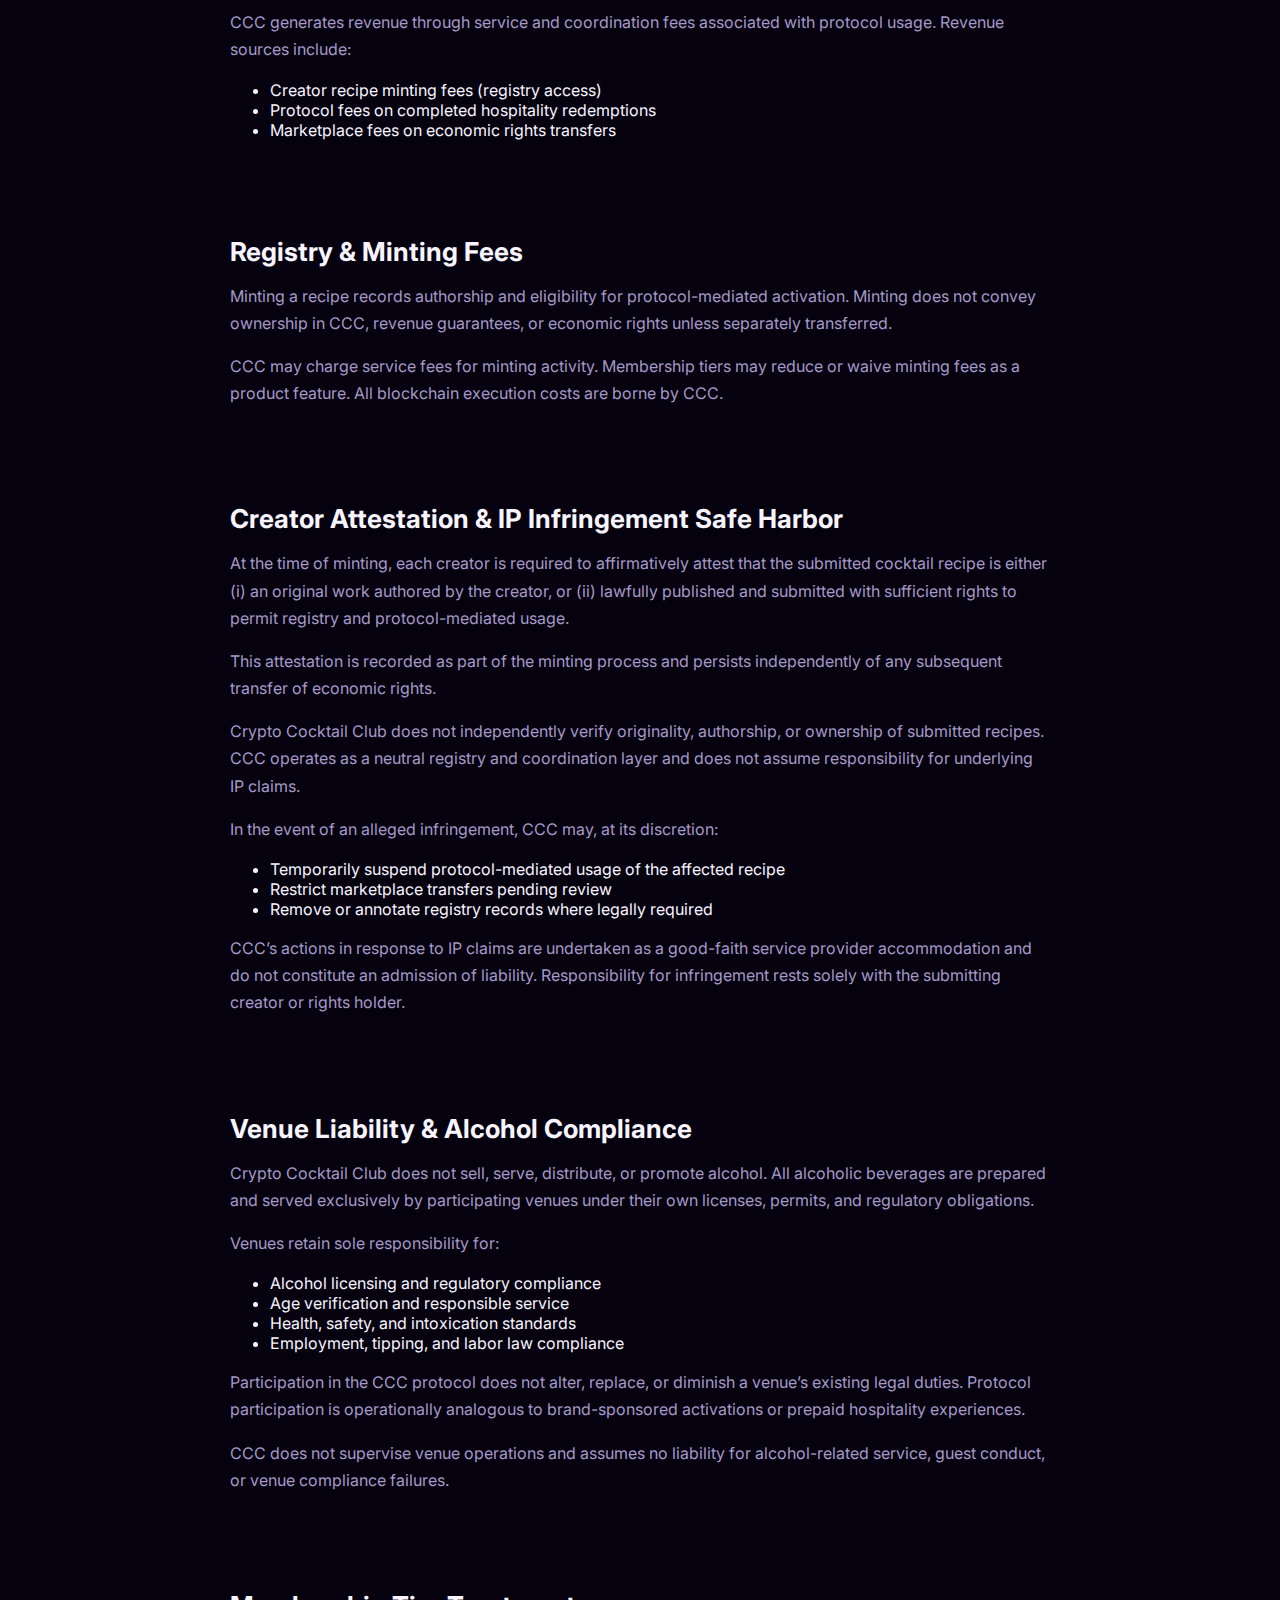
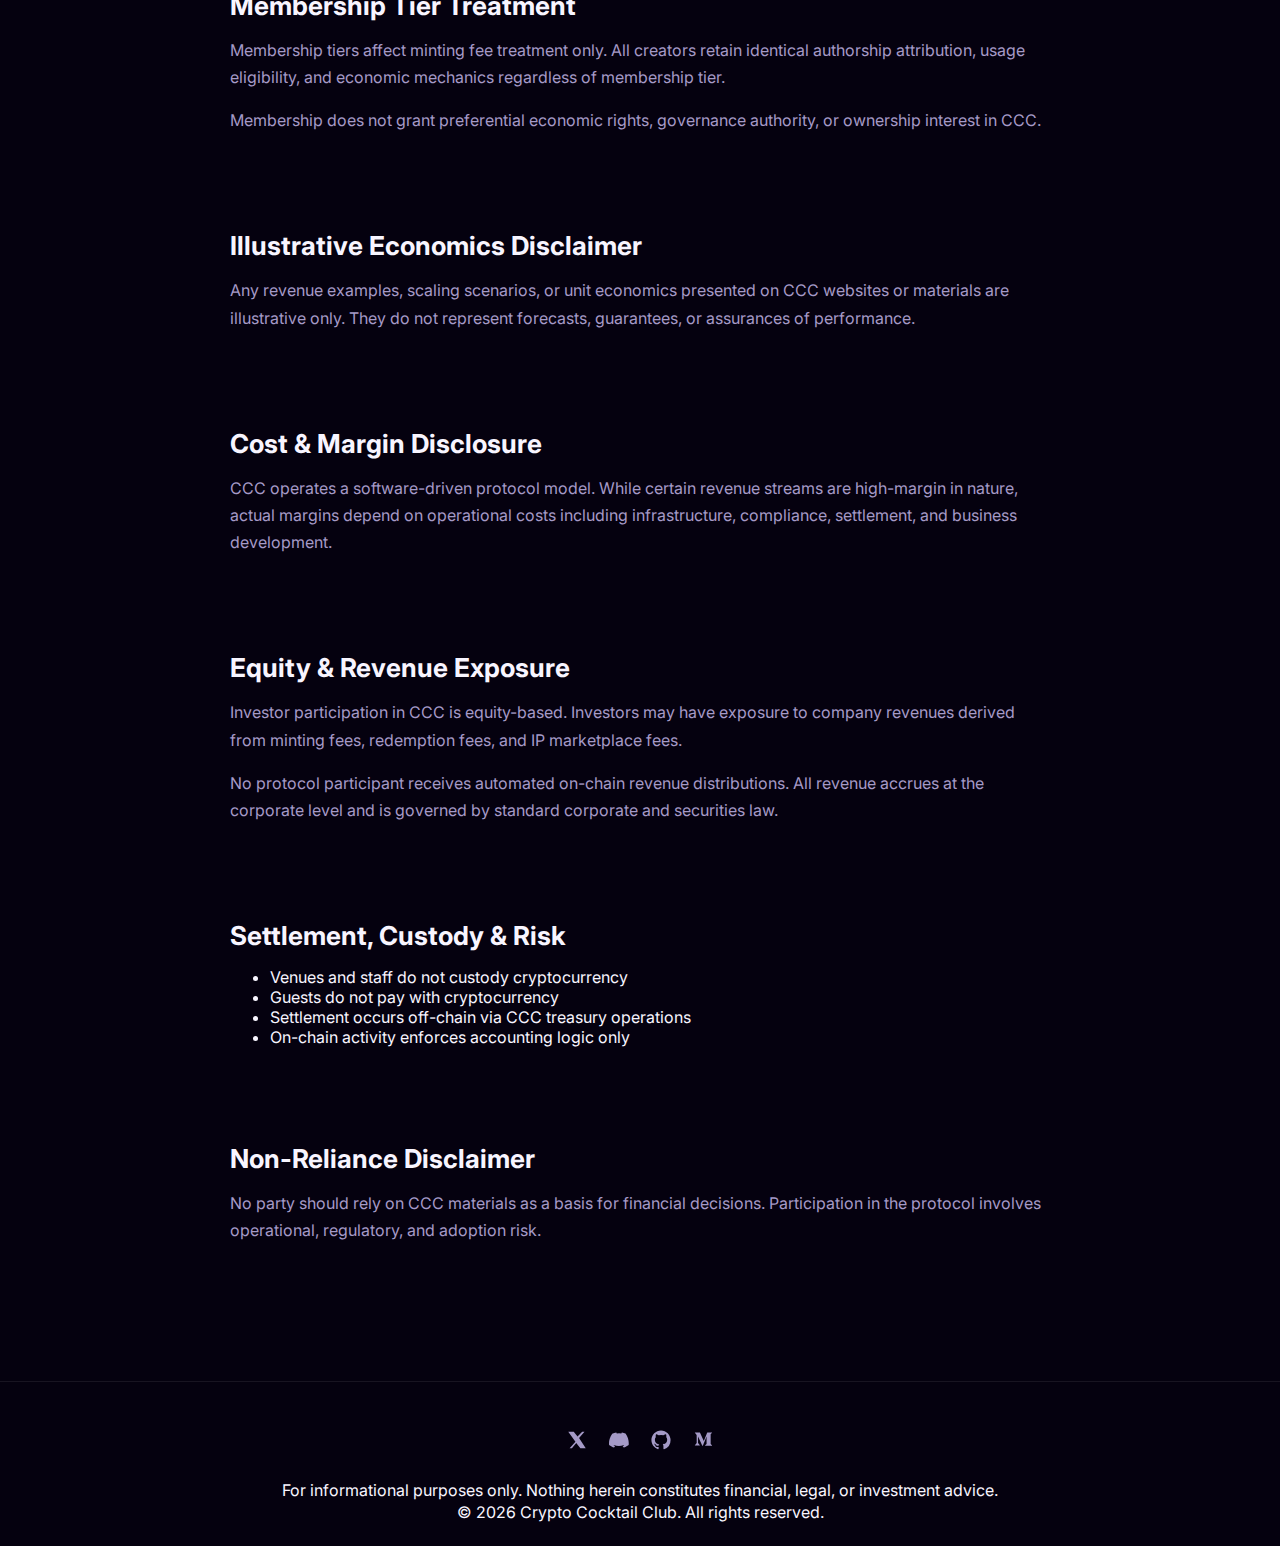
<file: legal.html>
<!DOCTYPE html>
<html lang="en">
<head>
  <meta charset="UTF-8" />
  <meta name="viewport" content="width=device-width, initial-scale=1.0" />

  <title>Crypto Cocktail Club — Legal & Protocol Framework</title>
  <meta
    name="description"
    content="Crypto Cocktail Club Legal & Protocol Framework. Rights architecture, attestations, and regulatory posture."
  />

  <!-- SEO / Social -->
  <meta property="og:title" content="Crypto Cocktail Club — Litepaper" />
  <meta property="og:description" content="Ownership infrastructure for cocktail culture." />
  <meta property="og:type" content="website" />
  <meta property="og:image" content="/assets/icons/ccc-og.png" />

  <!-- Favicons -->
  <link rel="icon" href="/assets/icons/favicon-32.png" sizes="32x32" />
  <link rel="icon" href="/assets/icons/favicon-16.png" sizes="16x16" />
  <link rel="apple-touch-icon" href="/assets/icons/apple-touch-icon.png" />

  <!-- Fonts -->
  <link rel="preconnect" href="https://fonts.googleapis.com" />
  <link rel="preconnect" href="https://fonts.gstatic.com" crossorigin />
  <link
    href="https://fonts.googleapis.com/css2?family=Inter:wght@300;400;500;600&display=swap"
    rel="stylesheet"
  />


  <!-- Canonical Styles -->
  <link rel="stylesheet" href="/styles.css" />
</head>

<body>

<!-- =========================
     FLOATING HEADER (UNIFIED)
     ========================= -->
<header class="top-nav header-visible" id="topNav">

  <div class="brand">
    <img
      src="/assets/icons/ccc-logo.png"
      class="ccc-logo"
      alt="Crypto Cocktail Club"
    />
    <span class="brand-title">Crypto Cocktail Club</span>
  </div>

  <nav class="nav-right">

    <!-- Litepaper pill -->
    <a
      href="https://cryptococktailclub.com"
      class="nav-link nav-pill"
      target="_blank"
      rel="noopener noreferrer"
      aria-label="Crypto Cocktail Club Litepaper"
    >
      Litepaper
    </a>

    <a href="/whitepaper/" class="nav-link">Whitepaper</a>
    <a href="/investors/" class="nav-link">Investors</a>
  </nav>
</header>

<!-- =========================
     HERO (UNIFIED)
     ========================= -->
<section class="hero">
  <div class="hero-inner">
    <img
      src="/assets/icons/ccc-logo.png"
      alt="Crypto Cocktail Club"
      class="hero-logo"
    />
    <h1 class="hero-title">Legal & Protocol Framework</h1>
    <p class="hero-subtitle">
      Rights architecture, attestations, and regulatory posture
    </p>
  </div>
</section>

<!-- =========================
     CONTENT
     ========================= -->
<main class="content">

<!-- =========================
     PURPOSE & SCOPE
     ========================= -->
<section class="section">
  <h2 class="section-title">Purpose & Scope</h2>
  <p>
    This document defines the legal, economic, and operational framework of the
    Crypto Cocktail Club protocol (“CCC”). It is intended to describe how rights,
    fees, and participation are structured across creators, venues, guests, and
    investors.
  </p>
  <p>
    This document is informational only and does not constitute an offer to sell
    securities, investment advice, or a solicitation of capital.
  </p>
</section>

<!-- =========================
     PROTOCOL ARCHITECTURE
     ========================= -->
<section class="section">
  <h2 class="section-title">Protocol Architecture</h2>
  <p>
    CCC operates as a hospitality transaction coordination protocol. NFTs are used
    exclusively as authorization and attribution records that trigger off-chain
    settlement and operational workflows.
  </p>
  <p>
    CCC does not sell alcohol, process consumer payments, or custody customer funds.
    All hospitality services are provided by participating venues.
  </p>
</section>

<!-- =========================
     ECONOMIC FLOW DESCRIPTION
     ========================= -->
<section class="section">
  <h2 class="section-title">Economic Flow Description</h2>
  <p>
    Each Cocktail NFT corresponds to a single prepaid hospitality redemption.
    Upon redemption, funds are allocated according to deterministic protocol rules.
  </p>

  <ul>
    <li>Venue: 90%</li>
    <li>Creator: 3%</li>
    <li>Bartender TIP Pool: 5%</li>
    <li>CCC Protocol Fee: 2%</li>
  </ul>

  <p>
    Allocation percentages are protocol-defined and do not constitute profit-sharing
    arrangements, dividends, or investment returns.
  </p>
</section>

<!-- =========================
     PROTOCOL FEE SOURCES
     ========================= -->
<section class="section">
  <h2 class="section-title">Protocol Fee Sources</h2>
  <p>
    CCC generates revenue through service and coordination fees associated with
    protocol usage. Revenue sources include:
  </p>

  <ul>
    <li>Creator recipe minting fees (registry access)</li>
    <li>Protocol fees on completed hospitality redemptions</li>
    <li>Marketplace fees on economic rights transfers</li>
  </ul>
</section>

<!-- =========================
     REGISTRY & MINTING FEES
     ========================= -->
<section class="section">
  <h2 class="section-title">Registry & Minting Fees</h2>
  <p>
    Minting a recipe records authorship and eligibility for protocol-mediated
    activation. Minting does not convey ownership in CCC, revenue guarantees,
    or economic rights unless separately transferred.
  </p>

  <p>
    CCC may charge service fees for minting activity. Membership tiers may reduce
    or waive minting fees as a product feature. All blockchain execution costs are
    borne by CCC.
  </p>
</section>
<!-- =========================
     CREATOR ATTESTATION & IP SAFE HARBOR
     ========================= -->
<section class="section">
  <h2 class="section-title">Creator Attestation & IP Infringement Safe Harbor</h2>

  <p>
    At the time of minting, each creator is required to affirmatively attest that
    the submitted cocktail recipe is either (i) an original work authored by the
    creator, or (ii) lawfully published and submitted with sufficient rights to
    permit registry and protocol-mediated usage.
  </p>

  <p>
    This attestation is recorded as part of the minting process and persists
    independently of any subsequent transfer of economic rights.
  </p>

  <p>
    Crypto Cocktail Club does not independently verify originality, authorship,
    or ownership of submitted recipes. CCC operates as a neutral registry and
    coordination layer and does not assume responsibility for underlying IP claims.
  </p>

  <p>
    In the event of an alleged infringement, CCC may, at its discretion:
  </p>

  <ul>
    <li>Temporarily suspend protocol-mediated usage of the affected recipe</li>
    <li>Restrict marketplace transfers pending review</li>
    <li>Remove or annotate registry records where legally required</li>
  </ul>

  <p>
    CCC’s actions in response to IP claims are undertaken as a good-faith service
    provider accommodation and do not constitute an admission of liability.
    Responsibility for infringement rests solely with the submitting creator
    or rights holder.
  </p>
</section>
<!-- =========================
     VENUE LIABILITY & ALCOHOL COMPLIANCE
     ========================= -->
<section class="section">
  <h2 class="section-title">Venue Liability & Alcohol Compliance</h2>

  <p>
    Crypto Cocktail Club does not sell, serve, distribute, or promote alcohol.
    All alcoholic beverages are prepared and served exclusively by participating
    venues under their own licenses, permits, and regulatory obligations.
  </p>

  <p>
    Venues retain sole responsibility for:
  </p>

  <ul>
    <li>Alcohol licensing and regulatory compliance</li>
    <li>Age verification and responsible service</li>
    <li>Health, safety, and intoxication standards</li>
    <li>Employment, tipping, and labor law compliance</li>
  </ul>

  <p>
    Participation in the CCC protocol does not alter, replace, or diminish a
    venue’s existing legal duties. Protocol participation is operationally
    analogous to brand-sponsored activations or prepaid hospitality experiences.
  </p>

  <p>
    CCC does not supervise venue operations and assumes no liability for
    alcohol-related service, guest conduct, or venue compliance failures.
  </p>
</section>

<!-- =========================
     MEMBERSHIP TIER TREATMENT
     ========================= -->
<section class="section">
  <h2 class="section-title">Membership Tier Treatment</h2>
  <p>
    Membership tiers affect minting fee treatment only. All creators retain identical
    authorship attribution, usage eligibility, and economic mechanics regardless of
    membership tier.
  </p>

  <p>
    Membership does not grant preferential economic rights, governance authority,
    or ownership interest in CCC.
  </p>
</section>

<!-- =========================
     ILLUSTRATIVE ECONOMICS DISCLAIMER
     ========================= -->
<section class="section">
  <h2 class="section-title">Illustrative Economics Disclaimer</h2>
  <p>
    Any revenue examples, scaling scenarios, or unit economics presented on CCC
    websites or materials are illustrative only. They do not represent forecasts,
    guarantees, or assurances of performance.
  </p>
</section>

<!-- =========================
     COST & MARGIN DISCLOSURE
     ========================= -->
<section class="section">
  <h2 class="section-title">Cost & Margin Disclosure</h2>
  <p>
    CCC operates a software-driven protocol model. While certain revenue streams
    are high-margin in nature, actual margins depend on operational costs including
    infrastructure, compliance, settlement, and business development.
  </p>
</section>

<!-- =========================
     EQUITY & REVENUE EXPOSURE
     ========================= -->
<section class="section">
  <h2 class="section-title">Equity & Revenue Exposure</h2>
  <p>
    Investor participation in CCC is equity-based. Investors may have exposure to
    company revenues derived from minting fees, redemption fees, and IP marketplace
    fees.
  </p>

  <p>
    No protocol participant receives automated on-chain revenue distributions.
    All revenue accrues at the corporate level and is governed by standard corporate
    and securities law.
  </p>
</section>

<!-- =========================
     SETTLEMENT, CUSTODY & RISK
     ========================= -->
<section class="section">
  <h2 class="section-title">Settlement, Custody & Risk</h2>
  <ul>
    <li>Venues and staff do not custody cryptocurrency</li>
    <li>Guests do not pay with cryptocurrency</li>
    <li>Settlement occurs off-chain via CCC treasury operations</li>
    <li>On-chain activity enforces accounting logic only</li>
  </ul>
</section>

<!-- =========================
     NON-RELIANCE DISCLAIMER
     ========================= -->
<section class="section">
  <h2 class="section-title">Non-Reliance Disclaimer</h2>
  <p>
    No party should rely on CCC materials as a basis for financial decisions.
    Participation in the protocol involves operational, regulatory, and adoption
    risk.
  </p>
</section>

</main>


<!-- =========================
     FOOTER (UNIFIED)
     ========================= -->
<footer class="site-footer">

  <!-- SOCIAL ICONS -->
  <div class="footer-icons">

    <!-- X -->
    <a href="https://x.com/Cocktail2Crypto" class="footer-icon-link" target="_blank" aria-label="CCC on X">
      <svg viewBox="0 0 24 24">
        <path d="M18.244 2H21l-6.524 7.455L22.5 22h-6.438l-4.98-6.49L5.89 22H3.13l6.98-7.975L1.5 2h6.602l4.503 5.854L18.244 2z"/>
      </svg>
    </a>

    <!-- Discord -->
    <a href="https://discord.gg/9z4rzPkgU9" class="footer-icon-link" target="_blank" aria-label="CCC on Discord">
      <svg viewBox="0 0 24 24">
        <path d="M20.317 4.369a19.791 19.791 0 0 0-4.885-1.515c-.211.375-.444.864-.608 1.249a18.364 18.364 0 0 0-5.487 0c-.164-.385-.397-.874-.617-1.249a19.736 19.736 0 0 0-4.885 1.515C.533 9.046-.32 13.58.099 18.057c1.992 1.48 4.149 2.573 6.002 3.029.462-.63.873-1.295 1.226-1.994a13.107 13.107 0 0 1-1.872-.892l.371-.291c3.927 1.793 8.18 1.793 12.061 0l.372.291a12.299 12.299 0 0 1-1.873.892c.36.699.77 1.364 1.225 1.994 1.853-.456 4.01-1.549 6.002-3.029.5-5.177-.838-9.673-3.548-13.661z"/>
      </svg>
    </a>

    <!-- GitHub -->
    <a href="https://github.com/cryptococktailclub" class="footer-icon-link" target="_blank" aria-label="CCC on GitHub">
      <svg viewBox="0 0 24 24">
        <path d="M12 .5C5.73.5.5 5.74.5 12.02c0 5.11 3.29 9.45 7.86 10.98.57.11.78-.25.78-.55v-2.04c-3.2.7-3.88-1.55-3.88-1.55-.52-1.32-1.28-1.67-1.28-1.67-1.04-.71.08-.7.08-.7 1.15.08 1.76 1.19 1.76 1.19 1.03 1.76 2.7 1.25 3.36.96.1-.75.4-1.25.72-1.54-2.55-.29-5.24-1.28-5.24-5.7 0-1.26.45-2.29 1.18-3.09-.12-.29-.51-1.46.11-3.05 0 0 .97-.31 3.18 1.18a11.1 11.1 0 0 1 5.8 0c2.2-1.49 3.18-1.18 3.18-1.18.62 1.59.23 2.76.11 3.05.74.8 1.18 1.83 1.18 3.09 0 4.43-2.7 5.4-5.27 5.68.41.36.78 1.08.78 2.18v3.23c0 .31.2.67.79.55A11.53 11.53 0 0 0 23.5 12.02C23.5 5.74 18.27.5 12 .5z"/>
      </svg>
    </a>

    <!-- Medium -->
    <a href="https://medium.com/@cryptococktailclub" class="footer-icon-link" target="_blank" aria-label="CCC on Medium">
      <svg viewBox="0 0 24 24">
        <path d="M4.37 6.14L2.24 3.4V3h6.05l4.68 10.26L17.08 3h5.76v.4l-1.67 1.6v11.76l1.63 1.6v.4h-8.2v-.4l1.69-1.64V7.67L11.8 18.96h-.63L6.06 7.67v7.98l2.2 2.66v.4H2.24v-.4l2.2-2.66z"/>
      </svg>
    </a>

  </div>

  <div class="ccc-footer-disclaimer">
    <p>
      For informational purposes only. Nothing herein constitutes financial, legal,
      or investment advice.
    </p>
  </div>

  <div class="footer-copyright">
    © 2026 Crypto Cocktail Club. All rights reserved.
  </div>

</footer>
<script>
  const header = document.getElementById("topNav");

  function toggleHeader() {
    if (window.scrollY > 40) {
      header.classList.add("header-visible");
    } else {
      header.classList.remove("header-visible");
    }
  }

  window.addEventListener("scroll", toggleHeader);
  toggleHeader();
</script>

</body>
</html>
</file>
<file: styles.css>
/* =========================
   Base
   ========================= */

:root {
  --bg: #05010f;
  --text: #f8f5ff;
  --muted: #a59ac7;
  --accent: #ff1493;
}

* {
  box-sizing: border-box;
}

html, body {
  margin: 0;
  background: var(--bg);
  color: var(--text);
  font-family: "Inter", system-ui, -apple-system, BlinkMacSystemFont, sans-serif;
}

/* =========================
   Floating Header (Canonical)
   ========================= */

.top-nav {
  position: fixed;
  top: 20px;
  left: 50%;
  transform: translateX(-50%);
  width: min(1180px, 94%);
  padding: 14px 20px;
  border-radius: 999px;
  background: rgba(5,1,15,0.92);
  border: 1px solid rgba(255,255,255,0.08);
  display: flex;
  justify-content: space-between;
  align-items: center;
  z-index: 100;
  transition: transform 0.35s ease, opacity 0.35s ease;
}

/* Brand cluster */
.brand {
  display: flex;
  align-items: center;
  gap: 12px;
}

.ccc-logo {
  height: 28px;
  width: auto;
}

/* =========================
   Brand Title — EXACT .club Emulation
   ========================= */

.brand-title {
  font-family: "Inter", system-ui, sans-serif;
  font-size: 15px;                 /* slightly larger than nav */
  font-weight: 600;
  letter-spacing: 0.22em;          /* wide tracking like .club */
  text-transform: uppercase;
  white-space: nowrap;

  /* Gradient text */
  background: linear-gradient(
    90deg,
    #ff1493 0%,
    #ffd700 100%
  );
  -webkit-background-clip: text;
  -webkit-text-fill-color: transparent;
  background-clip: text;

  /* Optical polish */
  line-height: 1;
}

/* Nav */
.nav-right {
  display: flex;
  gap: 22px;
}

.nav-link {
  font-size: 14px;
  font-weight: 400;
  letter-spacing: normal;
  text-transform: none;
  color: var(--muted);
}

/* Scroll hide */
.top-nav.nav-hidden {
  transform: translate(-50%, -120%);
  opacity: 0;
}

/* =========================
   Hero — CCC (.club emulation)
   ========================= */

.hero {
  position: relative;
  padding-top: 180px;   /* clears floating header + creates presence */
  padding-bottom: 96px;
  text-align: center;
}

.hero-inner {
  max-width: 760px;
  margin: 0 auto;
}

/* Logo */
.hero-logo {
  width: 72px;          /* larger like .club */
  margin-bottom: 24px;
}

/* Title */
.hero-title {
  font-size: clamp(38px, 5vw, 48px);
  font-weight: 600;
  letter-spacing: -0.02em;
  margin: 0 0 12px;
}

/* Subtitle */
.hero-subtitle {
  font-size: 18px;
  color: var(--muted);
  max-width: 560px;
  margin: 0 auto;
  line-height: 1.6;
}
@media (max-width: 640px) {
  .hero {
    padding-top: 150px;
    padding-bottom: 72px;
  }

  .hero-logo {
    width: 64px;
  }

  .hero-title {
    font-size: 36px;
  }
}


/* =========================
   Main Content
   ========================= */

.content {
  max-width: 860px;
  margin: 0 auto;
  padding: 64px 20px 120px;
}

.section {
  margin-top: 96px;
}

.section-title {
  font-size: 26px;
  margin-bottom: 14px;
}

.section p {
  color: var(--muted);
  line-height: 1.7;
}

/* =========================
   Protocol Flow
   ========================= */

.protocol-flow {
  margin: 24px 0;
  text-align: center;
}

.flow-step {
  font-size: 14px;
}

.flow-arrow {
  color: var(--muted);
  margin: 6px 0;
}

/* =========================
   Founder Note
   ========================= */

.founder-note {
  margin-top: 120px;
}

/* =========================
   Footer
   ========================= */

.site-footer {
  padding: 48px 20px 24px;
  border-top: 1px solid rgba(255,255,255,0.08);
  text-align: center;
}

.footer-icons {
  display: flex;
  justify-content: center;
  gap: 20px;
  margin-bottom: 24px;
}

.footer-icon-link svg {
  width: 20px;
  height: 20px;
  fill: var(--muted);
}

.footer-icon-link:hover svg {
  fill: var(--text);
}

.ccc-litepaper-disclaimer {
  font-size: 12px;
  color: var(--muted);
  max-width: 720px;
  margin: 0 auto;
  line-height: 1.6;
}
.footer-icons {
  display: flex;
  justify-content: center;
  gap: 22px;
  margin-bottom: 24px;
}

.footer-icon-link svg {
  width: 20px;
  height: 20px;
  fill: var(--muted);
  transition: fill 0.2s ease;
}

.footer-icon-link:hover svg {
  fill: var(--text);
}

/* =========================
   Mobile
   ========================= */

@media (max-width: 640px) {
  .hero {
    padding-top: 40px;
  }

  .section {
    margin-top: 72px;
  }
}
.top-nav {
  transition: transform 0.35s ease, opacity 0.35s ease;
}

.top-nav.nav-hidden {
  transform: translate(-50%, -120%);
  opacity: 0;
}
/* =========================
   Mobile Header Fix (Whitepaper)
   Matches .com / .club
   ========================= */

@media (max-width: 640px) {
  .top-nav {
    height: 64px;
    padding-top: env(safe-area-inset-top);
    align-items: center;
  }
}
@media (max-width: 640px) {
  .brand-title {
    font-size: 14px;
    line-height: 1;
    white-space: nowrap;
  }
}
@media (max-width: 640px) {
  .ccc-logo {
    width: 20px;
    height: auto;
    flex-shrink: 0;
  }
}
@media (max-width: 640px) {
  .ccc-whitepaper {
    margin-top: 120px;
  }
}
.top-nav {
  max-height: 64px;
}
/* =========================
   Whitepaper Footer Disclaimer — Balanced Two-Line Clamp
   ========================= */

.ccc-footer-disclaimer p {
  max-width: 720px;          /* forces balanced wrapping */
  margin: 0 auto;
  text-align: center;

  display: -webkit-box;
  -webkit-box-orient: vertical;
  -webkit-line-clamp: 2;

  overflow: hidden;
}
.ccc-footer-disclaimer p {
  line-height: 1.5;
  text-wrap: balance;
}
</file>
